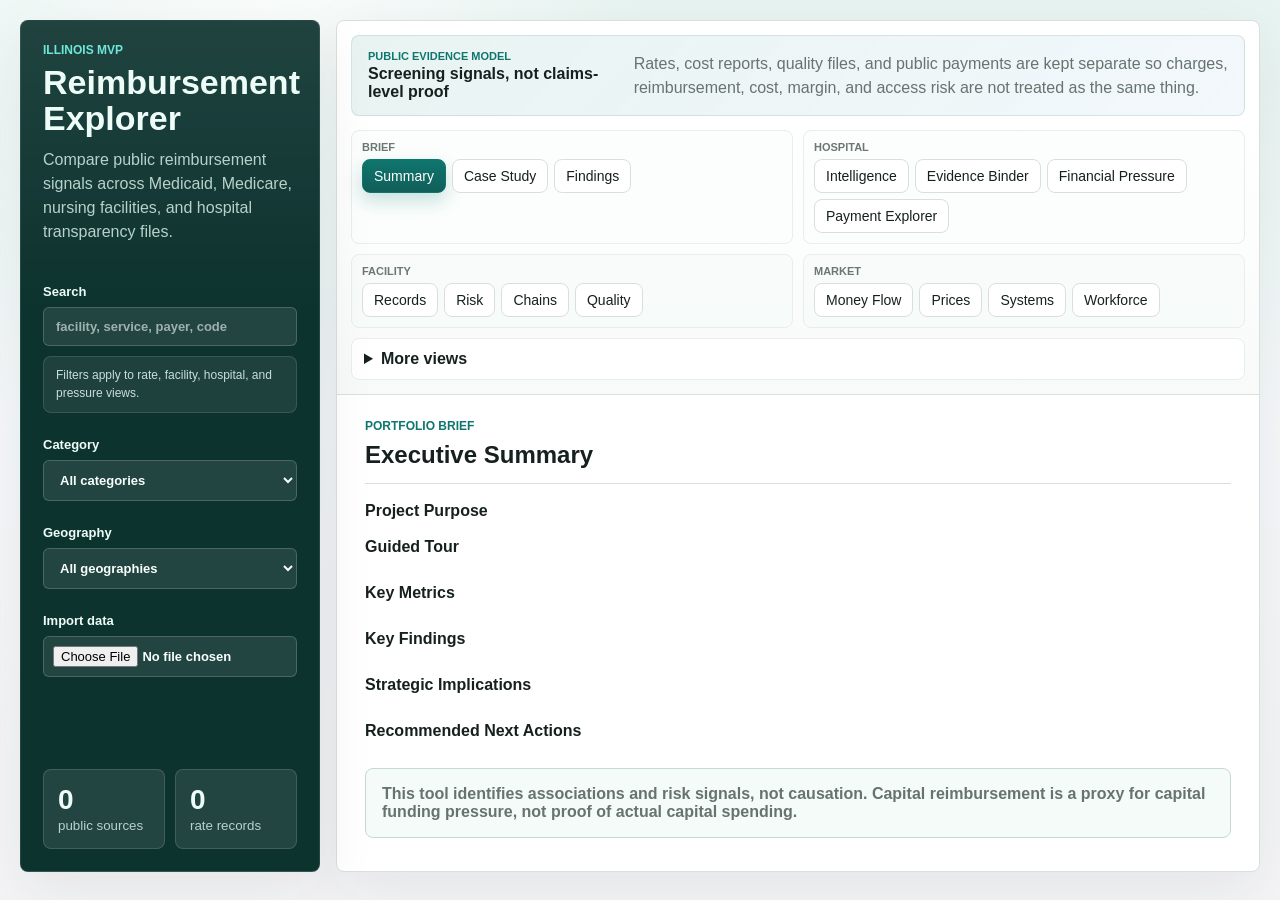
<file: index.html>
<!doctype html>
<html lang="en">
  <head>
    <meta charset="utf-8">
    <meta name="viewport" content="width=device-width, initial-scale=1">
    <title>Illinois Reimbursement Explorer</title>
    <link rel="stylesheet" href="styles.css?v=2026-05-28-hshs-audit-1">
  </head>
  <body>
    <main class="shell">
      <section class="workspace">
        <aside class="sidebar" aria-label="Research controls">
          <div>
            <p class="eyebrow">Illinois MVP</p>
            <h1>Reimbursement Explorer</h1>
            <p class="lede">Compare public reimbursement signals across Medicaid, Medicare, nursing facilities, and hospital transparency files.</p>
          </div>

          <label class="field">
            <span>Search</span>
            <input id="searchInput" type="search" placeholder="facility, service, payer, code">
          </label>
          <p id="filterStatus" class="filter-status">Filters apply to rate, facility, hospital, and pressure views.</p>

          <label class="field">
            <span>Category</span>
            <select id="categorySelect">
              <option value="all">All categories</option>
            </select>
          </label>

          <label class="field">
            <span>Geography</span>
            <select id="tierSelect">
              <option value="all">All geographies</option>
            </select>
          </label>

          <label class="field">
            <span>Import data</span>
            <input id="importInput" type="file" accept=".csv,.json,application/json,text/csv">
          </label>

          <div class="metric-stack">
            <div>
              <span id="sourceCount">0</span>
              <small>public sources</small>
            </div>
            <div>
              <span id="recordCount">0</span>
              <small>rate records</small>
            </div>
          </div>
        </aside>

        <section class="content">
          <section class="evidence-rail" aria-label="Evidence limits">
            <div>
              <span>Public evidence model</span>
              <strong>Screening signals, not claims-level proof</strong>
            </div>
            <p>Rates, cost reports, quality files, and public payments are kept separate so charges, reimbursement, cost, margin, and access risk are not treated as the same thing.</p>
          </section>
          <nav class="tabs" aria-label="Dashboard sections">
            <div class="nav-group nav-group-primary" data-nav-group="brief">
              <span class="nav-group-label">Brief</span>
              <button class="tab active" data-tab="executive" data-nav-group="brief">Summary</button>
              <button class="tab" data-tab="caseStudy" data-nav-group="brief">Case Study</button>
              <button class="tab" data-tab="findings" data-nav-group="brief">Findings</button>
            </div>
            <div class="nav-group nav-group-primary" data-nav-group="hospital">
              <span class="nav-group-label">Hospital</span>
              <button class="tab" data-tab="hospital" data-nav-group="hospital">Intelligence</button>
              <button class="tab" data-tab="binder" data-nav-group="hospital">Evidence Binder</button>
              <button class="tab" data-tab="pressure" data-nav-group="hospital">Financial Pressure</button>
              <button class="tab" data-tab="payment" data-nav-group="hospital">Payment Explorer</button>
            </div>
            <div class="nav-group" data-nav-group="facility">
              <span class="nav-group-label">Facility</span>
              <button class="tab" data-tab="records" data-nav-group="facility">Records</button>
              <button class="tab" data-tab="facilityRisk" data-nav-group="facility">Risk</button>
              <button class="tab" data-tab="chain" data-nav-group="facility">Chains</button>
              <button class="tab" data-tab="quality" data-nav-group="facility">Quality</button>
            </div>
            <div class="nav-group" data-nav-group="market">
              <span class="nav-group-label">Market</span>
              <button class="tab" data-tab="moneyFlow" data-nav-group="market">Money Flow</button>
              <button class="tab" data-tab="priceTransparency" data-nav-group="market">Prices</button>
              <button class="tab" data-tab="systemFinance" data-nav-group="market">Systems</button>
              <button class="tab" data-tab="workforce" data-nav-group="market">Workforce</button>
            </div>
            <details class="nav-more">
              <summary>More views</summary>
              <div class="nav-more-grid">
                <button class="tab" data-tab="audit" data-nav-group="more">Audit Framework</button>
                <button class="tab" data-tab="geography" data-nav-group="more">Geography</button>
                <button class="tab" data-tab="analysis" data-nav-group="more">Analysis</button>
                <button class="tab" data-tab="capital" data-nav-group="more">Capital Equity</button>
                <button class="tab" data-tab="county" data-nav-group="more">County Context</button>
                <button class="tab" data-tab="leaderboard" data-nav-group="more">Leaderboard</button>
                <button class="tab" data-tab="hshsDeepDive" data-nav-group="more">HSHS Deep Dive</button>
                <button class="tab" data-tab="methodology" data-nav-group="more">Methodology</button>
                <button class="tab" data-tab="sources" data-nav-group="more">Sources</button>
                <button class="tab" data-tab="model" data-nav-group="more">Estimate Model</button>
              </div>
            </details>
          </nav>

          <section id="executivePanel" class="panel active" aria-labelledby="executive">
            <div class="panel-head">
              <div>
                <p class="eyebrow">Portfolio brief</p>
                <h2>Executive Summary</h2>
              </div>
            </div>
            <section class="summary-section">
              <h3>Project Purpose</h3>
              <p id="projectPurpose" class="summary-copy"></p>
            </section>
            <section class="summary-section">
              <h3>Guided Tour</h3>
              <div id="guidedTour" class="guided-tour"></div>
            </section>
            <section class="summary-section">
              <h3>Key Metrics</h3>
              <div id="executiveMetricCards" class="executive-metrics"></div>
            </section>
            <section class="summary-section">
              <h3>Key Findings</h3>
              <div id="executiveFindings" class="finding-list"></div>
            </section>
            <section class="summary-section">
              <h3>Strategic Implications</h3>
              <div id="strategicImplications" class="strategy-grid"></div>
            </section>
            <section class="summary-section">
              <h3>Recommended Next Actions</h3>
              <div id="recommendedActions" class="strategy-grid"></div>
            </section>
            <div class="callout muted-callout">
              This tool identifies associations and risk signals, not causation. Capital reimbursement is a proxy for capital funding pressure, not proof of actual capital spending.
            </div>
          </section>

          <section id="caseStudyPanel" class="panel" aria-labelledby="caseStudy">
            <div class="panel-head">
              <div>
                <p class="eyebrow">Portfolio story</p>
                <h2>Case Study</h2>
              </div>
            </div>
            <div class="callout muted-callout">
              This case study explains the project as a healthcare economics, reimbursement intelligence, and disparity analytics portfolio piece. Findings are screening signals and should be validated before operational, financial, or policy decisions.
            </div>
            <section class="summary-section">
              <h3>Flagship Case</h3>
              <div id="flagshipCase" class="flagship-case"></div>
            </section>
            <section class="summary-section">
              <h3>Project Narrative</h3>
              <div id="caseStudyNarrative" class="narrative-box"></div>
            </section>
            <section class="summary-section">
              <h3>Top Insights</h3>
              <div id="caseStudyInsightCards" class="executive-metrics"></div>
            </section>
            <section class="summary-section">
              <h3>Evidence Stack</h3>
              <div id="caseStudyEvidenceRows" class="data-table"></div>
            </section>
            <section class="summary-section">
              <h3>Crosswalk QA</h3>
              <div id="caseStudyCrosswalkRows" class="data-table"></div>
            </section>
            <div class="risk-dashboard-grid">
              <section>
                <h3>Strategic Value</h3>
                <div id="caseStudyValueCards" class="finding-list"></div>
              </section>
              <section>
                <h3>Limitations + Next Steps</h3>
                <div id="caseStudyNextSteps" class="finding-list"></div>
              </section>
            </div>
            <section class="summary-section">
              <h3>Portfolio Blurb</h3>
              <div id="caseStudyPortfolioBlurb" class="narrative-box"></div>
            </section>
          </section>

          <section id="auditPanel" class="panel" aria-labelledby="audit">
            <div class="panel-head">
              <div>
                <p class="eyebrow">Audit spine</p>
                <h2>Healthcare Reimbursement Audit Framework</h2>
              </div>
            </div>
            <section class="summary-section">
              <h3>Guiding Question</h3>
              <p class="summary-copy">How does the healthcare system reimburse facilities, where does public money flow, and what can public data actually prove?</p>
            </section>
            <section class="summary-section">
              <h3>Audit Evidence Map</h3>
              <div id="auditEvidenceMap" class="audit-evidence-map"></div>
            </section>
            <div id="auditPipeline" class="audit-pipeline"></div>
            <section class="summary-section">
              <h3>Evidence Types</h3>
              <div id="evidenceTypeCards" class="evidence-grid"></div>
            </section>
            <section class="summary-section">
              <h3>Data Expansion Queue</h3>
              <div id="sourceRegistryRows" class="source-registry"></div>
            </section>
            <div class="callout muted-callout">
              The goal is compliant reimbursement intelligence: complete documentation, accurate coding, care progression, avoidable-complication prevention, and clear limits on what public data can prove.
            </div>
          </section>

          <section id="moneyFlowPanel" class="panel" aria-labelledby="moneyFlow">
            <div class="panel-head">
              <div>
                <p class="eyebrow">Reported payment flow</p>
                <h2>Medicaid Money Flow</h2>
              </div>
            </div>
            <div class="callout muted-callout">
              HFS provider-level transparency data shows aggregate public payment flow by provider, county, provider type, and service year. It is reported payment evidence, not claim-level detail.
            </div>
            <section class="summary-section">
              <h3>Money Flow Summary</h3>
              <div id="moneyFlowMetricCards" class="executive-metrics"></div>
            </section>
            <div class="money-flow-grid">
              <section>
                <h3>Top Paid Providers</h3>
                <div id="topPaidProviders" class="data-table"></div>
              </section>
              <section>
                <h3>Payments by Provider Type</h3>
                <div id="providerTypePayments" class="data-table"></div>
              </section>
            </div>
            <div class="money-flow-grid">
              <section>
                <h3>Payments by County</h3>
                <div id="countyPayments" class="data-table"></div>
              </section>
              <section>
                <h3>Evidence Limits</h3>
                <div id="moneyFlowLimits" class="finding-list"></div>
              </section>
            </div>
          </section>

          <section id="priceTransparencyPanel" class="panel" aria-labelledby="priceTransparency">
            <div class="panel-head">
              <div>
                <p class="eyebrow">Hospital standard charges</p>
                <h2>Price Transparency Importer</h2>
              </div>
              <button id="queryPriceTransparencyButton" class="button">Query Price Files</button>
            </div>
            <div class="callout muted-callout">
              Hospital machine-readable files can show gross charges, cash prices, and payer negotiated-rate signals. They do not prove actual paid claims, patient responsibility, volume, medical necessity, or Medicaid/Medicare payment when those public programs are excluded.
            </div>
            <p id="priceTransparencyStatus" class="status" aria-live="polite"></p>
            <section class="summary-section">
              <h3>Price File Summary</h3>
              <div id="priceTransparencyMetricCards" class="executive-metrics"></div>
            </section>
            <section class="summary-section">
              <h3>Statewide Coverage</h3>
              <div id="priceTransparencyCoverageCards" class="executive-metrics"></div>
            </section>
            <section class="summary-section">
              <h3>Source Registry</h3>
              <div id="priceTransparencyStatusRows" class="data-table"></div>
            </section>
            <section class="summary-section">
              <h3>Source Files</h3>
              <div id="priceTransparencySourceRows" class="data-table"></div>
            </section>
            <section class="summary-section">
              <h3>Service Basket Coverage</h3>
              <div id="priceTransparencyBasketRows" class="data-table wide"></div>
            </section>
            <section class="summary-section">
              <h3>Normalized Price Rows</h3>
              <div id="priceTransparencyExampleRows" class="data-table wide"></div>
            </section>
            <section class="summary-section">
              <h3>Quality Checks</h3>
              <div id="priceTransparencyQualityRows" class="data-table"></div>
            </section>
            <section class="summary-section">
              <h3>Evidence Limits</h3>
              <div id="priceTransparencyLimitCards" class="finding-list"></div>
            </section>
          </section>

          <section id="findingsPanel" class="panel" aria-labelledby="findings">
            <div class="panel-head">
              <div>
                <p class="eyebrow">Policy brief</p>
                <h2>Executive Findings</h2>
              </div>
            </div>
            <div class="callout muted-callout">
              These findings identify associations and screening signals across reimbursement, CMS quality, and county social context. They do not establish causation.
            </div>
            <section class="summary-section">
              <h3>Export-Ready Summary Cards</h3>
              <div id="policySummaryCards" class="executive-metrics"></div>
            </section>
            <section class="summary-section">
              <h3>Report Narrative</h3>
              <div id="policyNarrative" class="narrative-box"></div>
            </section>
            <section class="summary-section">
              <h3>What This May Suggest</h3>
              <div id="policySuggestionCards" class="finding-list"></div>
            </section>
            <div class="policy-grid">
              <section>
                <h3>High Reimbursement + Low Quality Counties</h3>
                <div id="highReimbursementLowQualityCounties" class="data-table"></div>
              </section>
              <section>
                <h3>Low Reimbursement + High Social Risk</h3>
                <div id="lowReimbursementHighRiskCounties" class="data-table"></div>
              </section>
            </div>
            <div class="policy-grid">
              <section>
                <h3>High Capital + Weak Staffing Facilities</h3>
                <div id="highCapitalWeakStaffingFacilities" class="data-table"></div>
              </section>
              <section>
                <h3>Rural Counties with Limited Facility Coverage</h3>
                <div id="ruralLimitedCoverageCounties" class="data-table"></div>
              </section>
            </div>
          </section>

          <section id="recordsPanel" class="panel" aria-labelledby="records">
            <div class="panel-head">
              <div>
                <p class="eyebrow">Published amounts</p>
                <h2>Starter Dataset</h2>
              </div>
              <button id="exportButton" class="button">Export JSON</button>
            </div>
            <p id="importStatus" class="status" aria-live="polite"></p>
            <div class="summary-grid" aria-label="Filtered reimbursement summary">
              <div>
                <span id="visibleCount">0</span>
                <small>visible records</small>
              </div>
              <div>
                <span id="averageAmount">$0</span>
                <small>average published amount</small>
              </div>
              <div>
                <span id="rangeAmount">$0-$0</span>
                <small>published range</small>
              </div>
            </div>
            <div id="cards" class="cards"></div>
          </section>

          <section id="geographyPanel" class="panel" aria-labelledby="geography">
            <div class="panel-head">
              <div>
                <p class="eyebrow">Disparity lens</p>
                <h2>HSA-Based Rate Comparison</h2>
              </div>
            </div>
            <div id="geographyCommentary" class="callout"></div>
            <div class="comparison-layout">
              <section>
                <h3>Market Tier Comparison</h3>
                <div id="tierRows" class="comparison-list"></div>
              </section>
              <section>
                <h3>Health Service Area Comparison</h3>
                <div id="hsaRows" class="comparison-list"></div>
              </section>
            </div>
          </section>

          <section id="analysisPanel" class="panel" aria-labelledby="analysis">
            <div class="panel-head">
              <div>
                <p class="eyebrow">Rate drivers</p>
                <h2>Component Analysis</h2>
              </div>
            </div>
            <div id="findingList" class="finding-list"></div>
            <div class="analysis-layout">
              <section>
                <h3>Average Rate Components</h3>
                <div id="componentRows" class="component-list"></div>
              </section>
              <section>
                <h3>Highest Published Rates</h3>
                <div id="topFacilities" class="facility-list"></div>
              </section>
              <section>
                <h3>Lowest Published Rates</h3>
                <div id="bottomFacilities" class="facility-list"></div>
              </section>
            </div>
          </section>

          <section id="capitalPanel" class="panel" aria-labelledby="capital">
            <div class="panel-head">
              <div>
                <p class="eyebrow">Capital planning</p>
                <h2>Capital Equity</h2>
              </div>
            </div>
            <div class="callout">
              Illinois HFS nursing facility rates are per-resident-per-day Medicaid reimbursement amounts. The total per diem is made up of nursing, support, and capital components.
            </div>
            <div id="capitalFindingList" class="finding-list"></div>
            <div class="capital-grid">
              <section>
                <h3>Capital by Geography</h3>
                <div id="capitalGeographyRows" class="data-table"></div>
              </section>
              <section>
                <h3>Lowest Capital Rates</h3>
                <div id="lowestCapitalRows" class="data-table"></div>
              </section>
              <section>
                <h3>Highest Capital Rates</h3>
                <div id="highestCapitalRows" class="data-table"></div>
              </section>
            </div>
            <section class="watchlist-section">
              <h3>Infrastructure Risk Watchlist</h3>
              <p class="status">Bottom 20% of facilities by capital reimbursement within the current filters.</p>
              <div id="capitalWatchlistRows" class="data-table wide"></div>
            </section>
            <div class="callout muted-callout">
              Capital rate is not the same as actual capital spending. It is a reimbursement component and should be interpreted as a proxy for capital funding pressure, not proof of facility investment decisions.
            </div>
          </section>

          <section id="qualityPanel" class="panel" aria-labelledby="quality">
            <div class="panel-head">
              <div>
                <p class="eyebrow">Care Compare</p>
                <h2>Quality Correlation</h2>
              </div>
            </div>
            <div class="callout muted-callout">
              CMS Care Compare quality ratings are matched to HFS facility rates by facility name and city. Findings show associations only and require further validation before drawing causal conclusions.
            </div>
            <div id="qualityFindingList" class="finding-list"></div>
            <section class="summary-section">
              <h3>Trend Readiness</h3>
              <div id="qualityTrendReadiness" class="data-table"></div>
            </section>
            <div class="quality-grid">
              <section>
                <h3>Total Rate by Overall Rating</h3>
                <div id="overallRatingRows" class="data-table"></div>
              </section>
              <section>
                <h3>Capital Rate by Staffing Rating</h3>
                <div id="staffingRatingRows" class="data-table"></div>
              </section>
            </div>
            <div class="quality-grid">
              <section>
                <h3>Low Capital + Low Staffing</h3>
                <div id="lowCapitalLowStaffingRows" class="data-table"></div>
              </section>
              <section>
                <h3>High Reimbursement + Low Quality</h3>
                <div id="highRateLowQualityRows" class="data-table"></div>
              </section>
            </div>
          </section>

          <section id="countyPanel" class="panel" aria-labelledby="county">
            <div class="panel-head">
              <div>
                <p class="eyebrow">Disparity context</p>
                <h2>County Context</h2>
              </div>
            </div>
            <div class="callout muted-callout">
              County-level social data provides context only and does not prove that reimbursement causes quality or access differences. Poverty uses County Health Rankings' child poverty measure as the county poverty proxy.
            </div>
            <div id="countyFindingList" class="finding-list"></div>
            <section class="summary-section">
              <h3>Look-Closer Counties</h3>
              <div id="countyPriorityCards" class="county-priority-grid"></div>
            </section>
            <section class="summary-section">
              <h3>County Drilldown</h3>
              <div id="countyDrilldown" class="county-drilldown"></div>
            </section>
            <section class="summary-section">
              <h3>County Summary</h3>
              <div id="countySummaryRows" class="data-table wide"></div>
            </section>
            <section class="summary-section">
              <h3>Disparity Risk Flags</h3>
              <div id="countyRiskRows" class="data-table wide"></div>
            </section>
          </section>

          <section id="facilityRiskPanel" class="panel" aria-labelledby="facilityRisk">
            <div class="panel-head">
              <div>
                <p class="eyebrow">Risk intelligence</p>
                <h2>Facility Risk</h2>
              </div>
            </div>
            <div class="callout muted-callout">
              This is exploratory analytics. Facility Risk Score identifies patterns and associations that may indicate infrastructure pressure, staffing vulnerability, or disparity risk. It does not prove causation, financial instability, or unsafe care.
            </div>
            <div class="risk-filter-grid">
              <label class="field">
                <span>Risk level</span>
                <select id="riskLevelSelect">
                  <option value="all">All risk levels</option>
                </select>
              </label>
              <label class="field">
                <span>Ownership</span>
                <select id="ownershipSelect">
                  <option value="all">All ownership types</option>
                </select>
              </label>
              <label class="field">
                <span>Staffing rating</span>
                <select id="staffingRatingSelect">
                  <option value="all">All staffing ratings</option>
                </select>
              </label>
            </div>
            <div id="riskInsightCards" class="finding-list"></div>
            <div class="risk-dashboard-grid">
              <section>
                <h3>Illinois Facility Risk Map</h3>
                <div id="illinoisRiskMap" class="map-panel"></div>
              </section>
              <section>
                <h3>Facility Drilldown</h3>
                <div id="facilityDrilldown" class="drilldown-card"></div>
              </section>
            </div>
            <div class="risk-dashboard-grid">
              <section>
                <h3>Top 25 Highest-Risk Facilities</h3>
                <div id="topRiskFacilities" class="data-table"></div>
              </section>
              <section>
                <h3>Risk Distribution</h3>
                <div id="riskDistribution" class="component-list"></div>
                <h3>Risk Breakdown</h3>
                <div id="riskBreakdown" class="component-list"></div>
              </section>
            </div>
            <div class="risk-dashboard-grid">
              <section>
                <h3>Highest-Risk Counties</h3>
                <div id="highestRiskCounties" class="data-table"></div>
              </section>
              <section>
                <h3>Average Risk by Geography</h3>
                <div id="riskByGeography" class="data-table"></div>
              </section>
            </div>
            <div class="risk-dashboard-grid">
              <section>
                <h3>Risk vs Reimbursement</h3>
                <div id="riskReimbursementScatter" class="scatter-panel"></div>
              </section>
              <section>
                <h3>Risk vs Staffing</h3>
                <div id="riskStaffingScatter" class="scatter-panel"></div>
              </section>
            </div>
          </section>

          <section id="chainPanel" class="panel" aria-labelledby="chain">
            <div class="panel-head">
              <div>
                <p class="eyebrow">Operator intelligence</p>
                <h2>Chain Analytics</h2>
              </div>
            </div>
            <div class="callout muted-callout">
              Chain analytics use CMS Care Compare chain fields where available. These are portfolio screening signals only and should be validated against current ownership, management agreements, leases, cost reports, and facility-level diligence.
            </div>
            <section class="summary-section">
              <h3>Operator Risk Signals</h3>
              <div id="chainInsightCards" class="finding-list"></div>
            </section>
            <div class="risk-dashboard-grid">
              <section>
                <h3>Highest-Risk Chains / Operators</h3>
                <div id="chainSummaryRows" class="data-table"></div>
              </section>
              <section>
                <h3>Selected Operator Profile</h3>
                <div id="chainDrilldown" class="drilldown-card"></div>
              </section>
            </div>
            <div class="risk-dashboard-grid">
              <section>
                <h3>Operator Watchlist</h3>
                <div id="chainWatchlistRows" class="data-table"></div>
              </section>
              <section>
                <h3>Facilities in Selected Operator</h3>
                <div id="chainFacilityRows" class="data-table"></div>
              </section>
            </div>
          </section>

          <section id="hospitalPanel" class="panel" aria-labelledby="hospital">
            <div class="panel-head">
              <div>
                <p class="eyebrow">Hospital expansion</p>
                <h2>Hospital Intelligence</h2>
              </div>
            </div>
            <div class="callout muted-callout">
              Hospital Intelligence starts with CMS Hospital General Information for Illinois, linked 2026 HFS hospital rate sheet PDFs, and parsed HFS payment parameters. It identifies access, quality, ownership, county-context, and reimbursement signals while claim-level payment modeling and hospital price transparency remain next data layers.
            </div>
            <section class="summary-section">
              <h3>Hospital Market Signals</h3>
              <div id="hospitalInsightCards" class="finding-list"></div>
            </section>
            <section class="summary-section">
              <h3>Key Hospital Metrics</h3>
              <div id="hospitalMetricCards" class="executive-metrics"></div>
            </section>
            <div class="risk-dashboard-grid">
              <section>
                <h3>Hospital Access by County</h3>
                <div id="hospitalCountyRows" class="data-table"></div>
              </section>
              <section>
                <h3>Selected Hospital Profile</h3>
                <div id="hospitalDrilldown" class="drilldown-card"></div>
              </section>
            </div>
            <div class="risk-dashboard-grid">
              <section>
                <h3>Low Rating + Social Risk Watchlist</h3>
                <div id="hospitalRiskRows" class="data-table"></div>
              </section>
              <section>
                <h3>Parsed HFS Rate Values</h3>
                <div id="hospitalRateValueRows" class="data-table"></div>
              </section>
            </div>
            <div class="risk-dashboard-grid">
              <section>
                <h3>Hospital Expansion Roadmap</h3>
                <div id="hospitalRoadmapCards" class="finding-list"></div>
              </section>
            </div>
          </section>

          <section id="leaderboardPanel" class="panel" aria-labelledby="leaderboard">
            <div class="panel-head">
              <div>
                <p class="eyebrow">Statewide comparison</p>
                <h2>Hospital Leaderboard</h2>
              </div>
            </div>
            <div class="callout muted-callout">
              This leaderboard ranks hospitals by current public evidence in the app. It is an explainable screening tool, not an official quality, finance, or reimbursement ranking.
            </div>
            <section class="summary-section">
              <h3>Leaderboard Signals</h3>
              <div id="leaderboardMetricCards" class="executive-metrics"></div>
            </section>
            <section class="summary-section">
              <h3>Top Hospitals By Current Evidence</h3>
              <div id="leaderboardRows" class="data-table wide"></div>
            </section>
            <div class="risk-dashboard-grid">
              <section>
                <h3>Selected Hospital Score</h3>
                <div id="leaderboardDrilldown" class="drilldown-card"></div>
              </section>
              <section>
                <h3>How The Score Works</h3>
                <div id="leaderboardMethodology" class="finding-list compact-findings"></div>
              </section>
            </div>
          </section>

          <section id="binderPanel" class="panel" aria-labelledby="binder">
            <div class="panel-head">
              <div>
                <p class="eyebrow">Facility proof file</p>
                <h2>Facility Evidence Binder</h2>
              </div>
            </div>
            <div class="callout muted-callout">
              This page keeps price, public payment, cost economics, system financials, and clinical reimbursement logic separate. It is built to answer what public data can prove without treating charges, payment, cost, and margin as the same thing.
            </div>
            <section class="summary-section">
              <h3>Binder Snapshot</h3>
              <div id="binderSnapshotCards" class="executive-metrics"></div>
            </section>
            <section class="summary-section">
              <h3>Evidence Stack</h3>
              <div id="binderEvidenceStack" class="binder-stack"></div>
            </section>
            <section class="summary-section">
              <h3>Evidence Completeness</h3>
              <div id="binderEvidenceCompleteness" class="executive-metrics"></div>
            </section>
            <section class="summary-section">
              <h3>Hospital Peer Comparison</h3>
              <div id="binderPeerFindings" class="finding-list compact-findings"></div>
              <div id="binderPeerRows" class="data-table wide"></div>
            </section>
            <section class="summary-section">
              <h3>Service Basket Comparison</h3>
              <div class="callout muted-callout">
                Price rows are posted charge/rate signals. They are useful for comparing public price files, but they do not prove paid claims, cost, margin, payer mix, denials, or patient responsibility.
              </div>
              <div id="binderPriceBasketRows" class="data-table wide"></div>
            </section>
            <section class="summary-section">
              <h3>Payer / Rate Spread</h3>
              <div id="binderPayerSpreadRows" class="data-table wide"></div>
            </section>
            <div class="risk-dashboard-grid">
              <section>
                <h3>Normalized Price Rows</h3>
                <div id="binderServiceExamples" class="data-table wide"></div>
              </section>
              <section>
                <h3>Public Payment Rows</h3>
                <div id="binderPaymentRows" class="data-table"></div>
              </section>
            </div>
            <section class="summary-section">
              <h3>Cost Report Economics</h3>
              <div id="binderCostReportRows" class="cost-report-grid"></div>
            </section>
            <section class="summary-section">
              <h3>Why Can It Still Operate?</h3>
              <div id="binderOperatingContext" class="operating-context"></div>
            </section>
            <section class="summary-section">
              <h3>Benchmark Scorecard Bridge</h3>
              <div id="binderBenchmarkRows" class="benchmark-scorecard"></div>
            </section>
            <div class="risk-dashboard-grid">
              <section>
                <h3>Clinical Logic Workbench</h3>
                <div id="binderClinicalWorkbench" class="finding-list"></div>
              </section>
              <section>
                <h3>Next Proof Tasks</h3>
                <div id="binderProofTasks" class="finding-list"></div>
              </section>
            </div>
          </section>

          <section id="paymentPanel" class="panel" aria-labelledby="payment">
            <div class="panel-head">
              <div>
                <p class="eyebrow">Payment analytics</p>
                <h2>Hospital Payment Explorer</h2>
              </div>
            </div>
            <div class="callout muted-callout">
              Explore parsed Illinois HFS hospital rate-sheet parameters by hospital. These values are reimbursement inputs for analysis, not guaranteed payment amounts or patient bills.
            </div>
            <section class="summary-section">
              <h3>Payment Explorer Findings</h3>
              <div id="paymentExplorerFindings" class="finding-list"></div>
            </section>
            <section class="summary-section">
              <h3>Selected Hospital Comparison</h3>
              <div id="paymentComparisonCards" class="executive-metrics"></div>
            </section>
            <div class="risk-dashboard-grid">
              <section>
                <h3>Hospitals with Parsed HFS Payments</h3>
                <div id="paymentHospitalRows" class="data-table"></div>
              </section>
              <section>
                <h3>Selected Payment Profile</h3>
                <div id="paymentDrilldown" class="drilldown-card"></div>
              </section>
            </div>
            <div class="risk-dashboard-grid">
              <section>
                <h3>Peer Group Benchmarks</h3>
                <div id="paymentPeerRows" class="data-table"></div>
              </section>
              <section>
                <h3>Payment Field Dictionary</h3>
                <div id="paymentDictionaryRows" class="data-table"></div>
              </section>
            </div>
          </section>

          <section id="pressurePanel" class="panel" aria-labelledby="pressure">
            <div class="panel-head">
              <div>
                <p class="eyebrow">Operating reality</p>
                <h2>Financial Pressure + Service Scenarios</h2>
              </div>
            </div>
            <div class="callout muted-callout">
              This tab combines HCRIS cost-report economics, public Medicaid payment flow, HFS hospital rate parameters, county context, quality signals, and workforce observations. It identifies pressure indicators and scenario questions, not confirmed distress or service-line profitability.
            </div>
            <section class="summary-section">
              <h3>Pressure Signal Summary</h3>
              <div id="pressureMetricCards" class="executive-metrics"></div>
            </section>
            <section class="summary-section">
              <h3>Safety-Net Operating Pressure</h3>
              <div class="callout muted-callout">
                This view translates the safety-net hospital budgeting problem into public-data indicators: public payer
                mix, thin operating margin, labor cost pressure, uncompensated care, liquidity, and realistic discharge
                support needs. It identifies operating pressure signals, not confirmed distress or management failure.
              </div>
              <div id="safetyNetMetricCards" class="executive-metrics"></div>
              <div id="safetyNetFindingCards" class="finding-list"></div>
            </section>
            <section class="summary-section">
              <h3>What To Investigate</h3>
              <div id="pressureFindingCards" class="finding-list"></div>
            </section>
            <div class="risk-dashboard-grid">
              <section>
                <h3>Highest Public Pressure Signals</h3>
                <div id="pressureHospitalRows" class="data-table"></div>
              </section>
              <section>
                <h3>Selected Hospital Pressure Profile</h3>
                <div id="pressureDrilldown" class="drilldown-card"></div>
              </section>
            </div>
            <section class="summary-section">
              <h3>Safety-Net Watchlist</h3>
              <div id="safetyNetHospitalRows" class="data-table wide"></div>
            </section>
            <section class="summary-section">
              <h3>Why Can It Still Operate?</h3>
              <div id="pressureOperatingContext" class="operating-context"></div>
            </section>
            <div class="risk-dashboard-grid">
              <section>
                <h3>Service-Line Scenarios To Model</h3>
                <div id="pressureScenarioCards" class="scenario-grid"></div>
              </section>
              <section>
                <h3>Evidence Needed Next</h3>
                <div id="pressureEvidenceRows" class="data-table"></div>
              </section>
            </div>
          </section>

          <section id="methodologyPanel" class="panel" aria-labelledby="methodology">
            <div class="panel-head">
              <div>
                <p class="eyebrow">Data governance</p>
                <h2>Data Coverage + Methodology</h2>
              </div>
            </div>
            <div class="callout muted-callout">
              This page documents what the dashboard can support today, where the data is incomplete, and how to interpret risk and reimbursement signals without overclaiming causation.
            </div>
            <section class="summary-section">
              <h3>Dataset Coverage</h3>
              <div id="coverageMetricCards" class="executive-metrics"></div>
            </section>
            <section class="summary-section">
              <h3>Coverage by Layer</h3>
              <div id="coverageRows" class="data-table"></div>
            </section>
            <div class="risk-dashboard-grid">
              <section>
                <h3>Methodology Notes</h3>
                <div id="methodologyNotes" class="finding-list"></div>
              </section>
              <section>
                <h3>Known Data Gaps</h3>
                <div id="dataGapRows" class="data-table"></div>
              </section>
            </div>
            <section class="summary-section">
              <h3>Recommended Next Data Layers</h3>
              <div id="nextLayerCards" class="finding-list"></div>
            </section>
          </section>

          <section id="workforcePanel" class="panel" aria-labelledby="workforce">
            <div class="panel-head">
              <div>
                <p class="eyebrow">Labor market signal</p>
                <h2>Workforce Demand</h2>
              </div>
              <button id="refreshCareersButton" class="button">Query Careers Data</button>
            </div>
            <div class="callout muted-callout">
              Careers pages and job-opening counts are operating context. They can suggest workforce demand or staffing pressure, but they do not prove vacancy rate, turnover, unsafe staffing, or budgeted headcount.
            </div>
            <p id="careersStatus" class="status" aria-live="polite"></p>
            <section class="summary-section">
              <h3>Workforce Signal Summary</h3>
              <div id="careersMetricCards" class="executive-metrics"></div>
            </section>
            <section class="summary-section">
              <h3>Market Landscape</h3>
              <div id="careerLandscape" class="workforce-landscape"></div>
            </section>
            <section class="summary-section">
              <h3>Compensation & Pay Signals</h3>
              <div id="compensationMetricCards" class="executive-metrics"></div>
            </section>
            <section class="summary-section">
              <h3>Knoxville Emergency Medicine Pay Snapshot</h3>
              <div class="callout muted-callout">
                Knoxville emergency medicine physician pay is shown as a market benchmark only. It is not tied to
                Illinois facility reimbursement and does not prove what any individual physician, hospital, or staffing
                group actually earns or pays.
              </div>
              <div id="knoxvilleEmPayCards" class="executive-metrics"></div>
              <div id="knoxvilleEmPayRows" class="data-table wide"></div>
            </section>
            <section class="summary-section">
              <h3>HCRIS Payroll Signal</h3>
              <div id="wageSignalRows" class="data-table wide"></div>
            </section>
            <section class="summary-section">
              <h3>Public Pay Data Sources</h3>
              <div id="paySourceRows" class="data-table"></div>
            </section>
            <div class="risk-dashboard-grid">
              <section class="summary-section">
                <h3>Posted Pay Range Capture</h3>
                <div id="payRangeRows" class="data-table wide"></div>
              </section>
              <section class="summary-section">
                <h3>Selected Facility Compensation Profile</h3>
                <div id="compensationDrilldown" class="drilldown-card"></div>
              </section>
            </div>
            <section class="summary-section">
              <h3>Facility Careers Observations</h3>
              <div id="careersRows" class="data-table wide"></div>
            </section>
            <section class="summary-section">
              <h3>Selected Facility Roles</h3>
              <div id="careerDrilldown" class="drilldown-card"></div>
            </section>
          </section>

          <section id="systemFinancePanel" class="panel" aria-labelledby="systemFinance">
            <div class="panel-head">
              <div>
                <p class="eyebrow">System capacity layer</p>
                <h2>System Financial Deep Dive</h2>
              </div>
            </div>
            <div class="callout muted-callout">
              This page compares facility HCRIS stress against parent-system financial capacity. It helps ask whether a weak facility has system revenue scale, liquidity, debt capacity, community mission context, or strategic access reasons that could keep it operating.
            </div>
            <section class="summary-section">
              <h3>System Capacity Summary</h3>
              <div id="systemFinanceMetricCards" class="executive-metrics"></div>
            </section>
            <section class="summary-section">
              <h3>Health System Registry</h3>
              <div id="systemFinanceRows" class="data-table wide"></div>
            </section>
            <section class="summary-section">
              <h3>Selected System Detail</h3>
              <div id="systemFinanceDetail" class="system-finance-detail"></div>
            </section>
            <section class="summary-section">
              <h3>Facility vs System</h3>
              <div id="systemFinanceHospitalRows" class="data-table wide"></div>
            </section>
            <section class="summary-section">
              <h3>Missing Before Distress Claim</h3>
              <div id="systemFinanceEvidenceGaps" class="finding-list"></div>
            </section>
            <section class="summary-section">
              <h3>Capacity Evidence Extraction Queue</h3>
              <div id="systemFinanceExtractionRows" class="data-table wide"></div>
            </section>
          </section>

          <section id="hshsDeepDivePanel" class="panel" aria-labelledby="hshsDeepDive">
            <div class="panel-head">
              <div>
                <p class="eyebrow">HSHS focused audit</p>
                <h2>Hospital Sisters Health System Deep Dive</h2>
              </div>
            </div>
            <div class="callout muted-callout">
              This page keeps HSHS system evidence, Illinois facility HCRIS rows, public payment/price evidence, and missing proof items separated. It is designed to answer whether a weak facility signal is also a weak system signal, or whether system capacity, access role, mission, liquidity, debt, or payer mix still need validation.
            </div>
            <section class="summary-section">
              <h3>HSHS Audit Snapshot</h3>
              <div id="hshsMetricCards" class="executive-metrics"></div>
            </section>
            <div class="hshs-deep-dive-grid">
              <section>
                <h3>What Public Data Says Now</h3>
                <div id="hshsNarrativeCards" class="finding-list compact-findings"></div>
              </section>
              <section>
                <h3>Can It Still Operate?</h3>
                <div id="hshsContinuityCards" class="operating-context"></div>
              </section>
            </div>
            <section class="summary-section">
              <h3>Illinois HSHS Hospitals</h3>
              <div id="hshsHospitalRows" class="data-table wide"></div>
            </section>
            <section class="summary-section">
              <h3>Proof Queue</h3>
              <div id="hshsProofQueue" class="data-table wide"></div>
            </section>
            <section class="summary-section">
              <h3>Source Trail</h3>
              <div id="hshsSourceRows" class="data-table wide"></div>
            </section>
          </section>

          <section id="sourcesPanel" class="panel" aria-labelledby="sources">
            <div class="panel-head">
              <div>
                <p class="eyebrow">Research map</p>
                <h2>Public Data Sources</h2>
              </div>
            </div>
            <section class="summary-section">
              <h3>System Financials Registry</h3>
              <div id="systemFinancialMetricCards" class="executive-metrics"></div>
              <div id="systemFinancialFactCards" class="executive-metrics"></div>
              <div id="systemFinancialFactRows" class="data-table wide"></div>
              <div id="systemFinancialRows" class="data-table wide"></div>
            </section>
            <section class="summary-section">
              <h3>Core Source List</h3>
            </section>
            <div id="sources" class="source-list"></div>
          </section>

          <section id="modelPanel" class="panel" aria-labelledby="model">
            <div class="panel-head">
              <div>
                <p class="eyebrow">How estimates should work</p>
                <h2>Reimbursement Logic</h2>
              </div>
            </div>
            <div class="model-grid">
              <article>
                <h3>Professional claim</h3>
                <p>Use CPT or HCPCS code, payer, provider type, modifier, locality, and fee schedule effective date.</p>
              </article>
              <article>
                <h3>Hospital outpatient</h3>
                <p>Use CPT/HCPCS, revenue code, APC/EAPG logic where available, drug J-code or NDC, and facility setting.</p>
              </article>
              <article>
                <h3>Hospital inpatient</h3>
                <p>Use diagnosis, procedures, APR-DRG or MS-DRG, length of stay, wage index, add-ons, and facility-specific policy.</p>
              </article>
              <article>
                <h3>Nursing facility</h3>
                <p>Use facility-level per diem rate, effective date, care category, Medicaid utilization, staffing add-ons, and quality incentives.</p>
              </article>
            </div>
            <div class="callout">
              Actual patient responsibility needs benefit design data, including deductible, coinsurance, copay, network status, and prior authorization rules.
            </div>
          </section>
        </section>
      </section>
    </main>
    <script src="app.js?v=2026-06-02-safety-net-pressure"></script>
  </body>
</html>
</file>
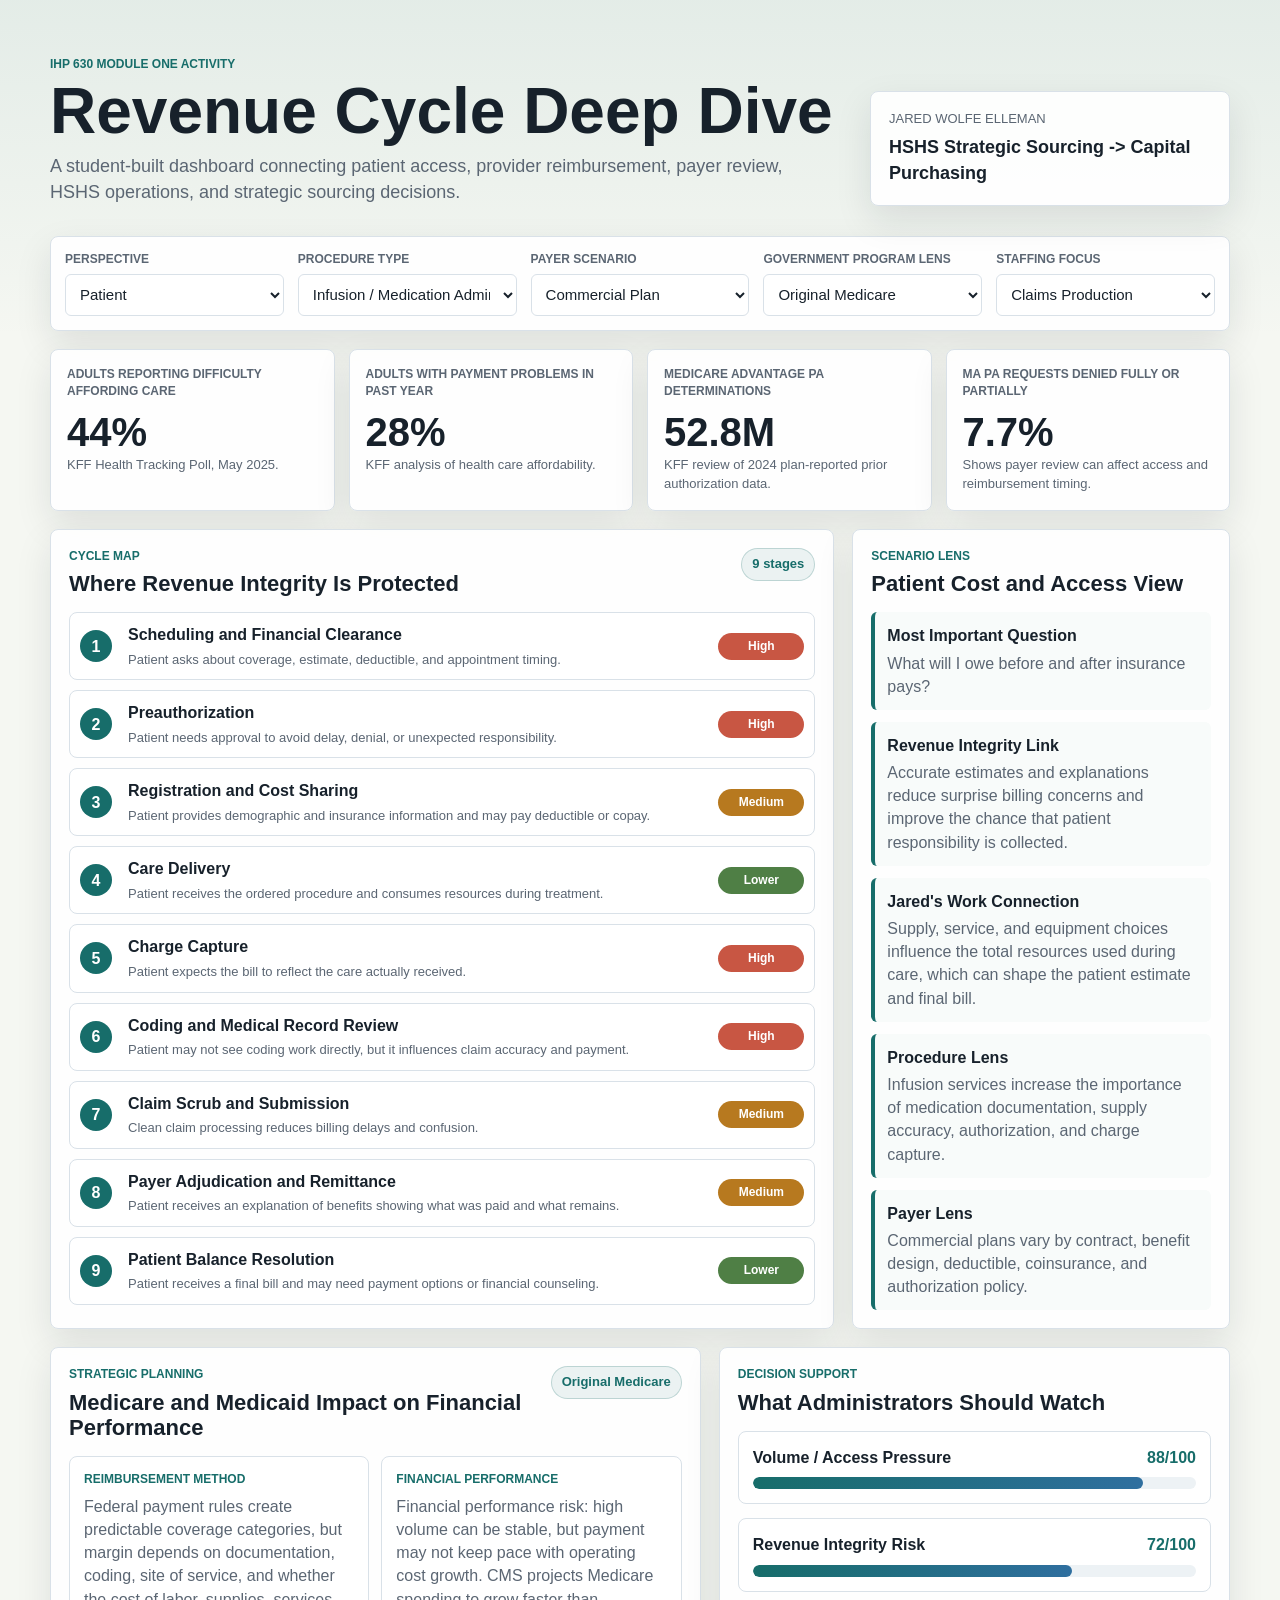
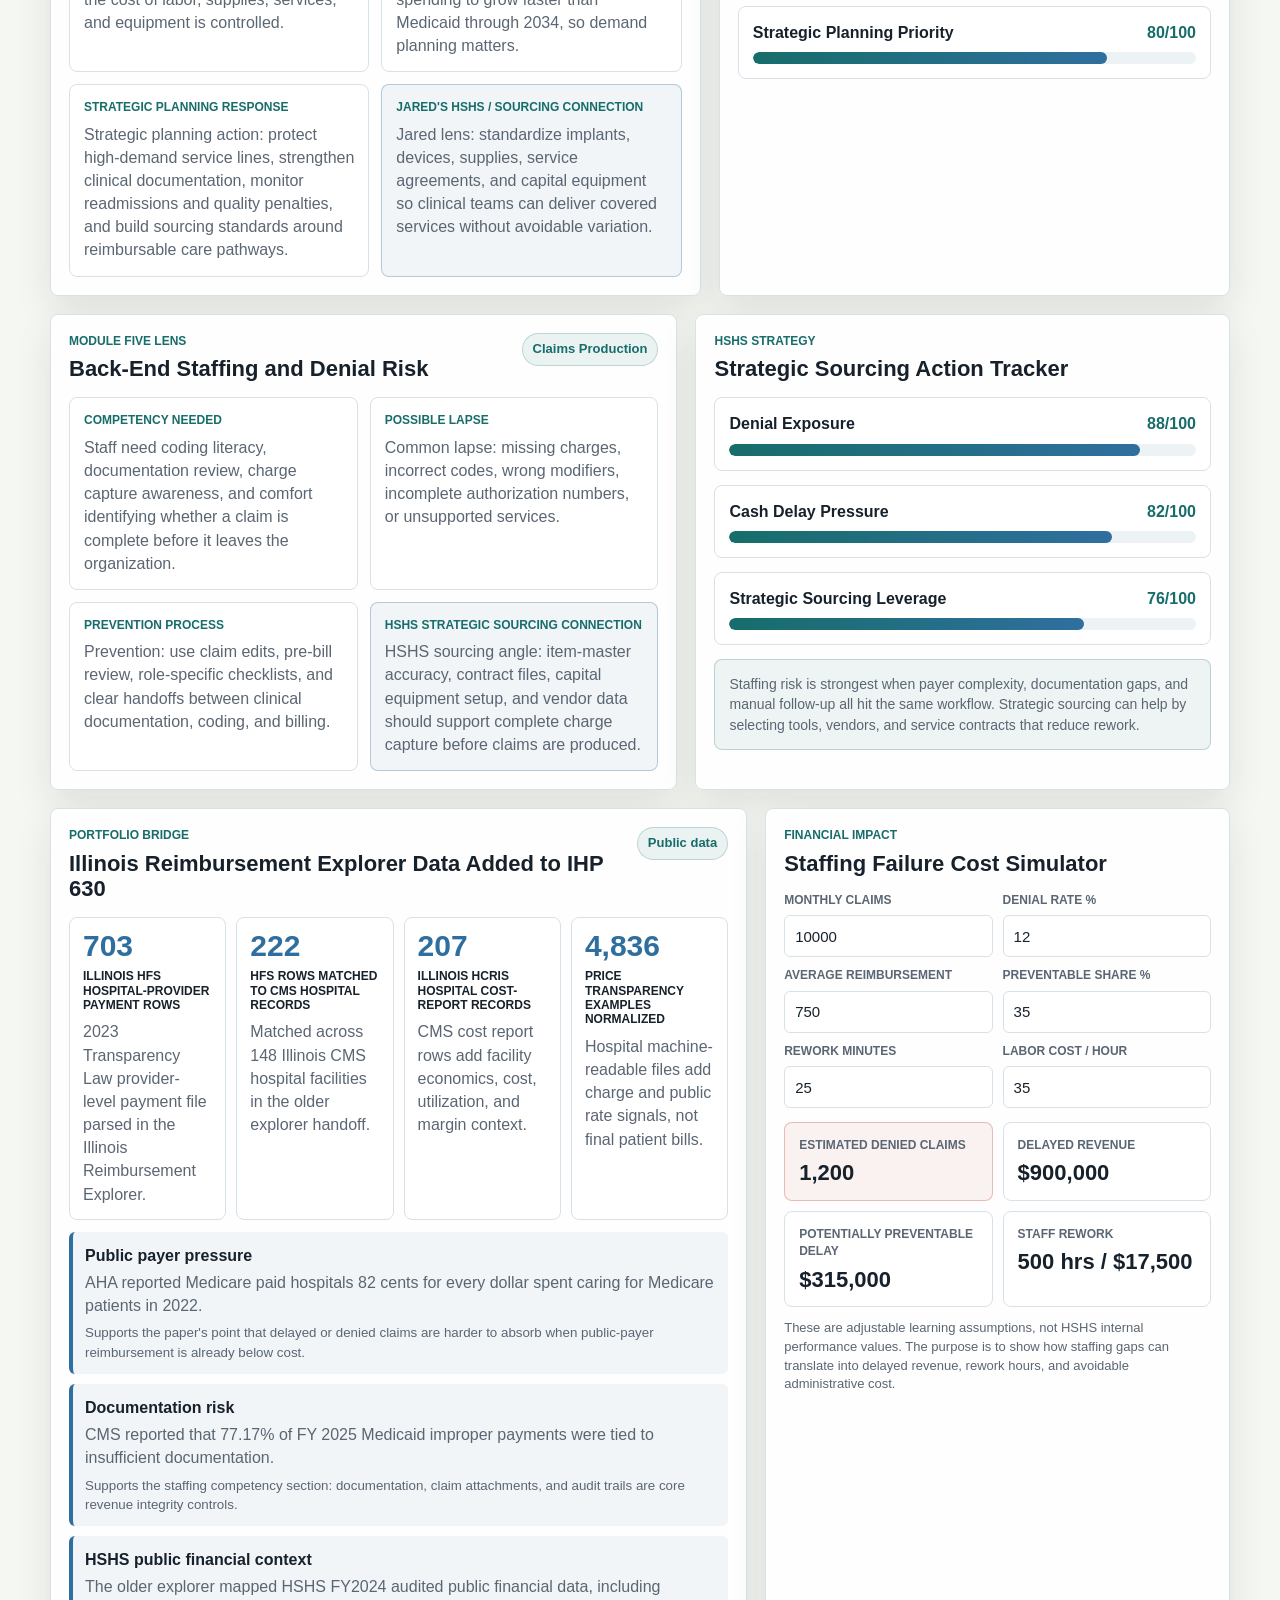
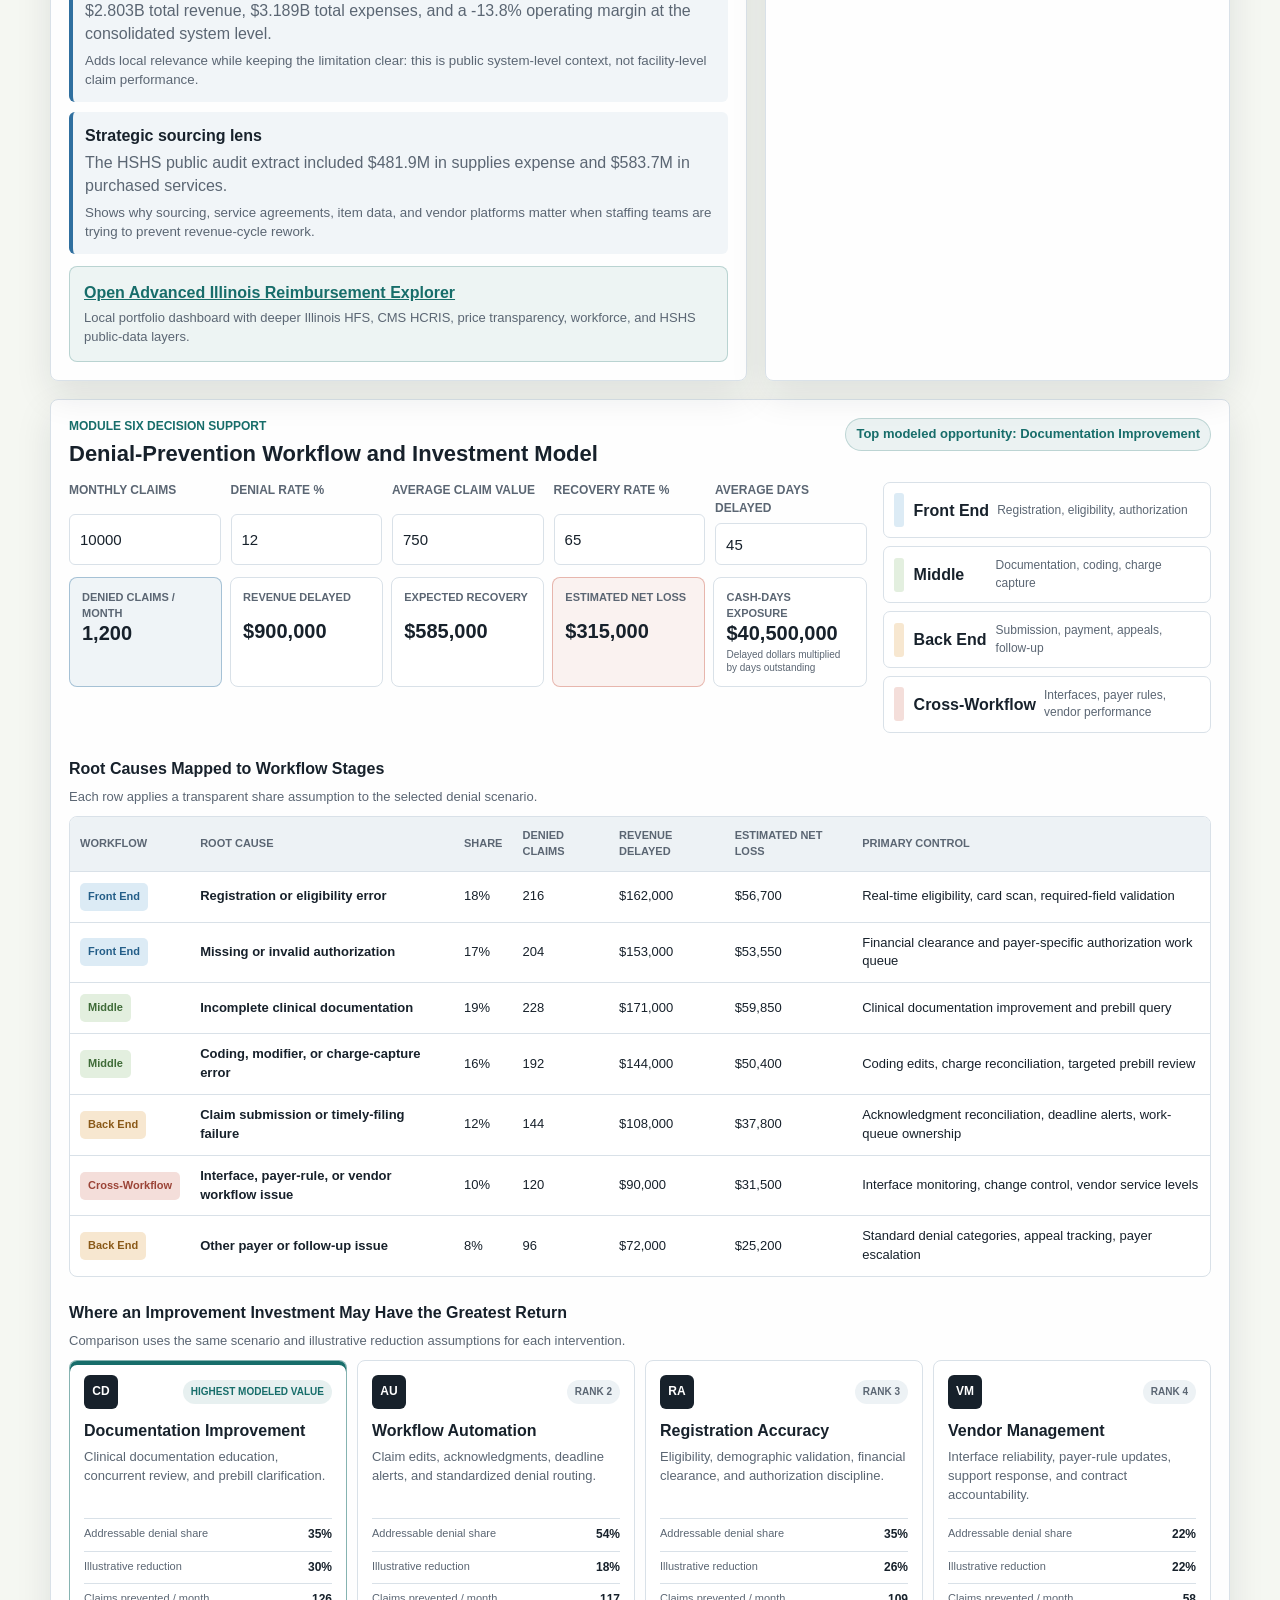
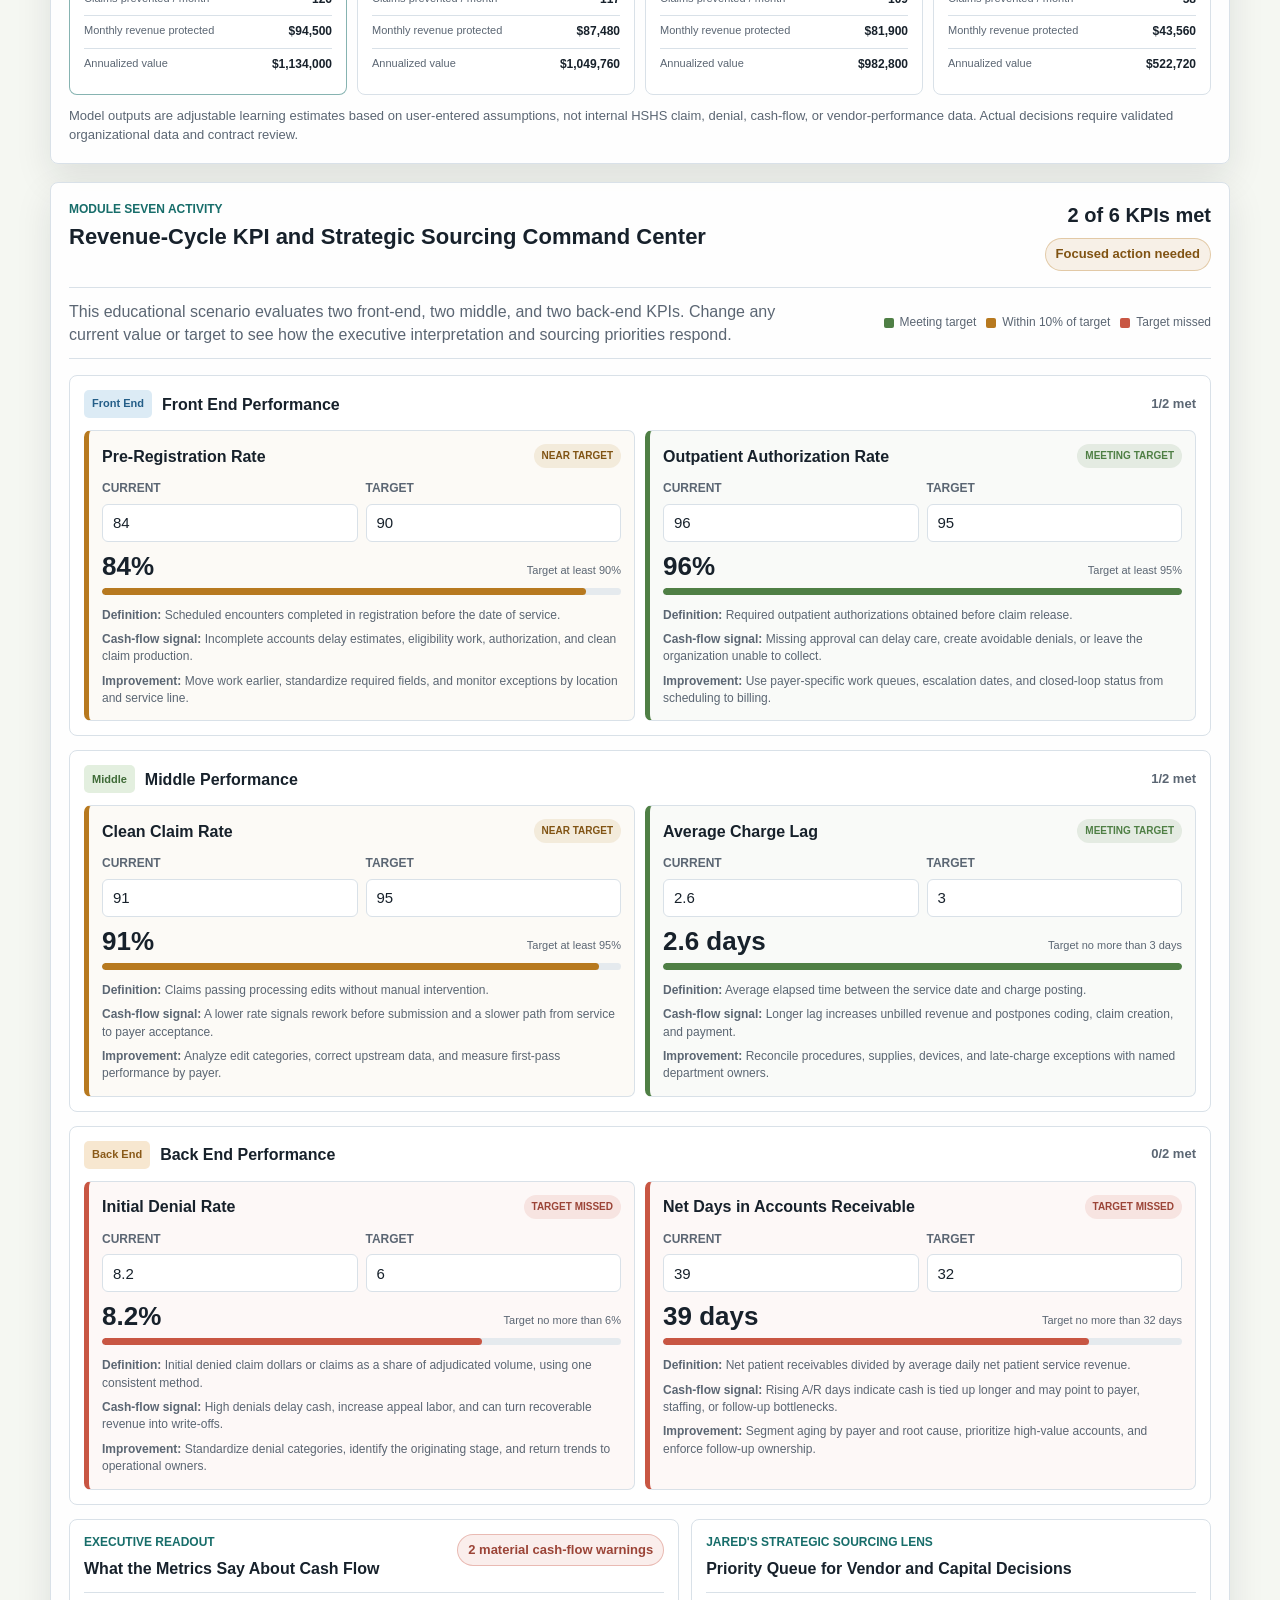
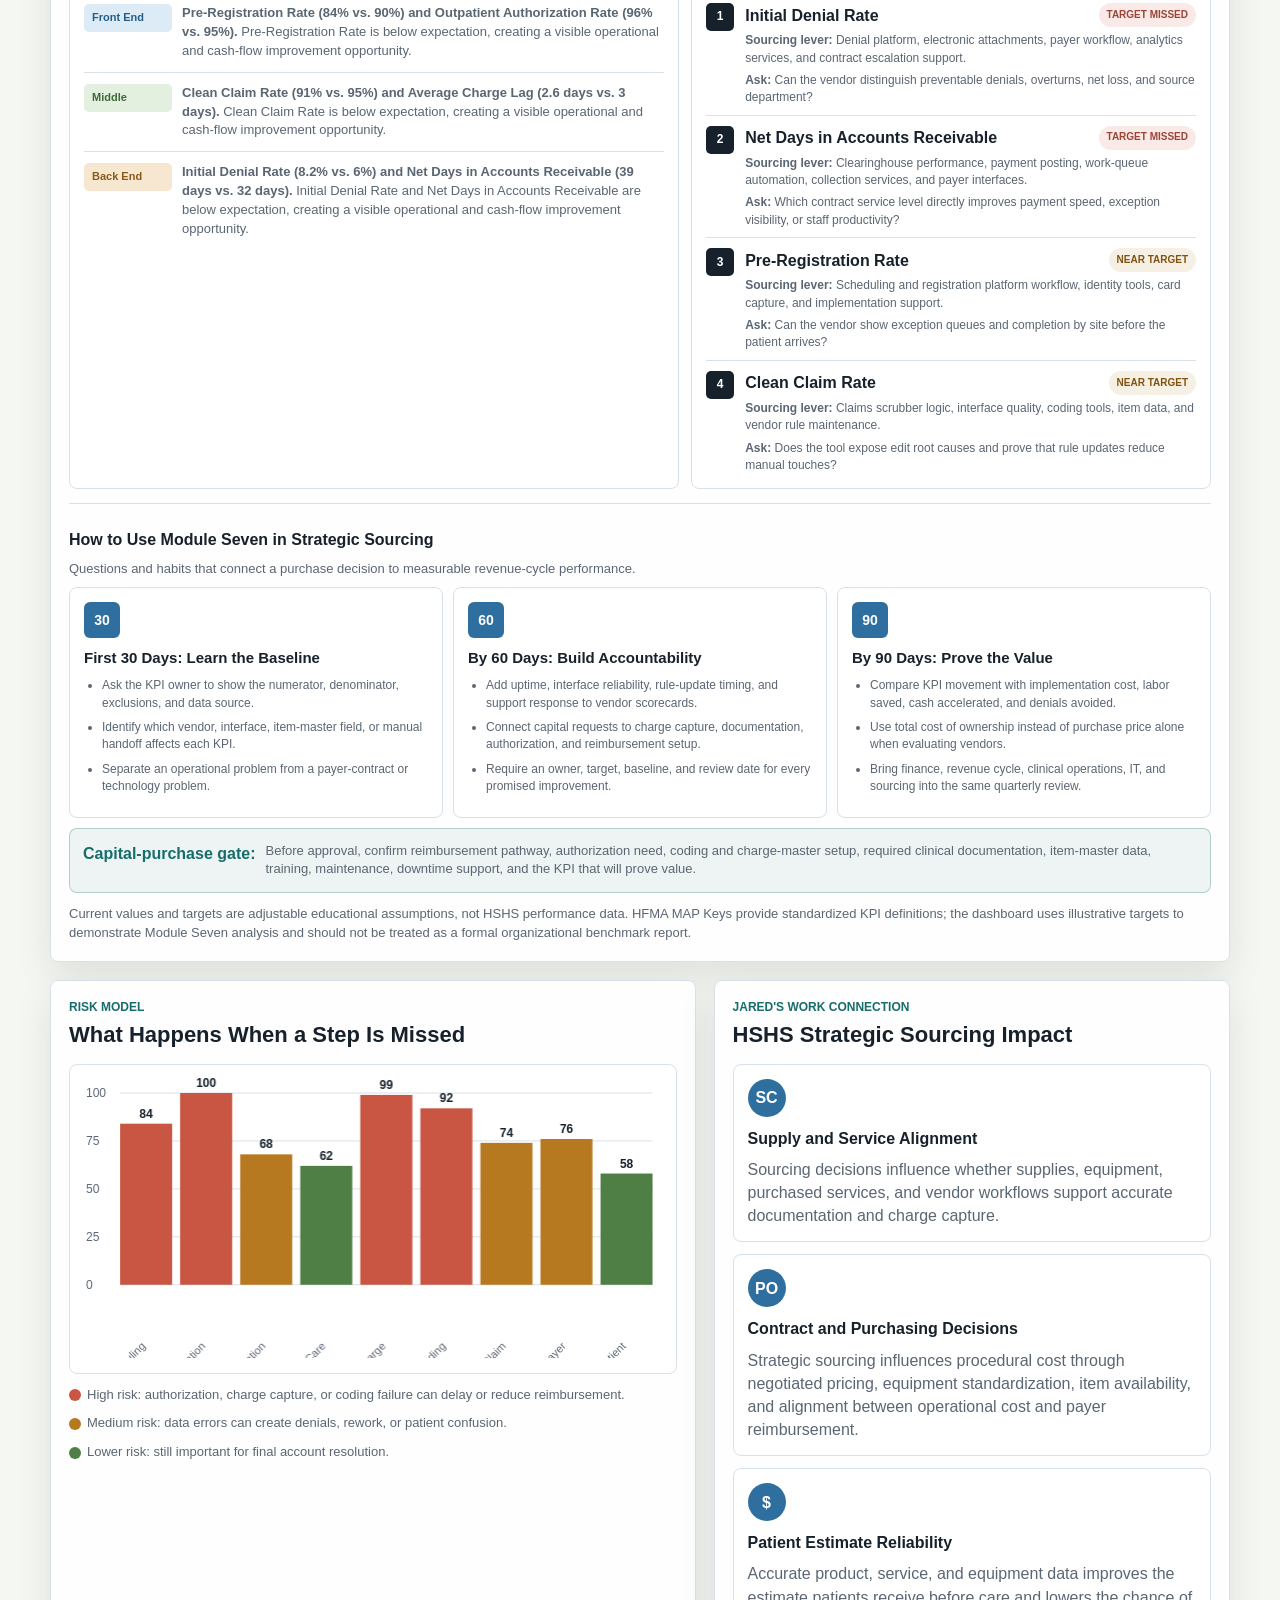
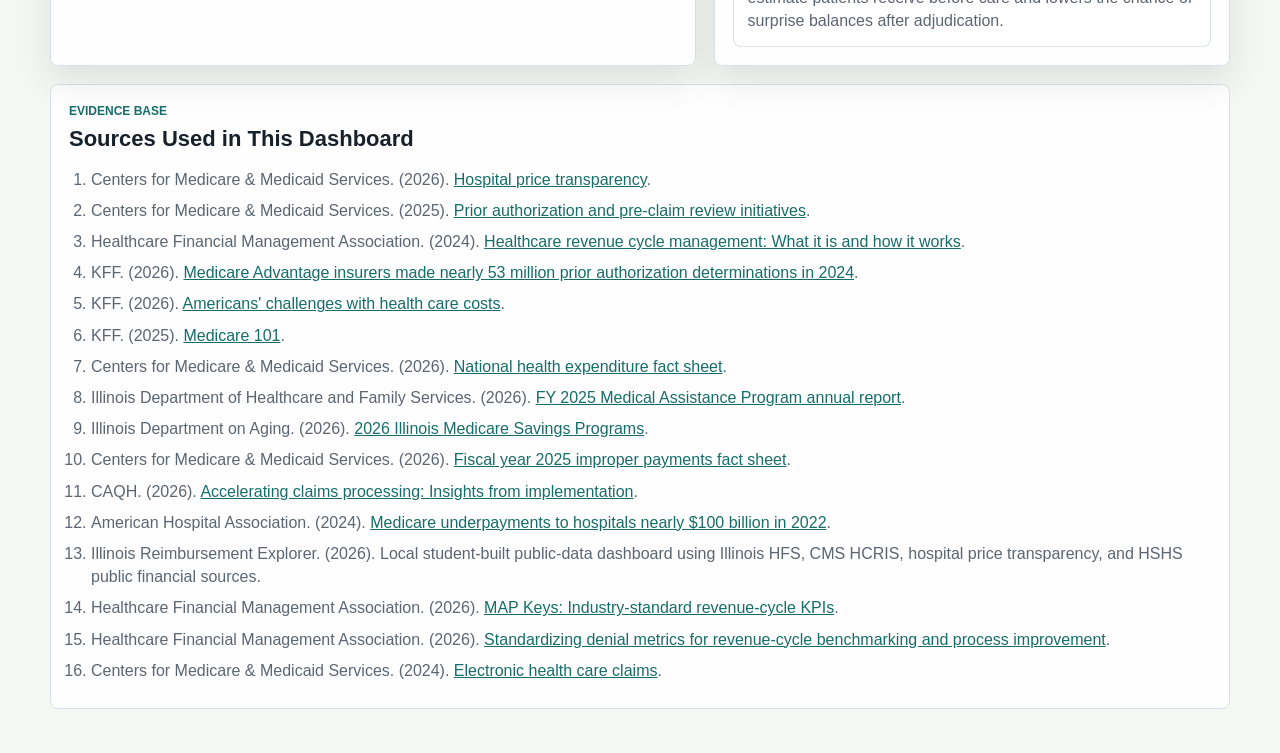
<file: ihp630-dashboard/index.html>
<!doctype html>
<html lang="en">
<head>
  <meta charset="utf-8" />
  <meta name="viewport" content="width=device-width, initial-scale=1" />
  <title>IHP 630 Revenue Cycle Deep Dive</title>
  <link rel="stylesheet" href="./styles.css?v=20260823-module7-kpis" />
</head>
<body>
  <main class="shell">
    <section class="topbar" aria-labelledby="dashboard-title">
      <div>
        <p class="eyebrow">IHP 630 Module One Activity</p>
        <h1 id="dashboard-title">Revenue Cycle Deep Dive</h1>
        <p class="lede">
          A student-built dashboard connecting patient access, provider reimbursement, payer review, HSHS operations,
          and strategic sourcing decisions.
        </p>
      </div>
      <div class="identity-panel">
        <span>Jared Wolfe Elleman</span>
        <strong>HSHS Strategic Sourcing -> Capital Purchasing</strong>
      </div>
    </section>

    <section class="toolbar" aria-label="Dashboard controls">
      <label>
        Perspective
        <select id="perspectiveSelect">
          <option value="patient">Patient</option>
          <option value="provider">Provider</option>
          <option value="payer">Third-Party Payer</option>
        </select>
      </label>
      <label>
        Procedure Type
        <select id="procedureSelect">
          <option value="infusion">Infusion / Medication Administration</option>
          <option value="surgery">Outpatient Surgery</option>
          <option value="imaging">Advanced Imaging</option>
          <option value="dme">DME / Capital-Dependent Service</option>
        </select>
      </label>
      <label>
        Payer Scenario
        <select id="payerSelect">
          <option value="commercial">Commercial Plan</option>
          <option value="medicareAdvantage">Medicare Advantage</option>
          <option value="selfPay">Self-Pay / Uninsured</option>
        </select>
      </label>
      <label>
        Government Program Lens
        <select id="programSelect">
          <option value="originalMedicare">Original Medicare</option>
          <option value="medicareAdvantage">Medicare Advantage</option>
          <option value="illinoisMedicaid">Illinois Medicaid</option>
          <option value="dualEligible">Medicare + Medicaid</option>
        </select>
      </label>
      <label>
        Staffing Focus
        <select id="staffingSelect">
          <option value="claimsProduction">Claims Production</option>
          <option value="claimsSubmission">Claims Submission</option>
          <option value="denialManagement">Denial Management</option>
          <option value="reimbursementAnalytics">Expected Reimbursement</option>
        </select>
      </label>
    </section>

    <section class="metric-grid" aria-label="Public-source indicators">
      <article class="metric">
        <span class="metric-label">Adults Reporting Difficulty Affording Care</span>
        <strong>44%</strong>
        <p>KFF Health Tracking Poll, May 2025.</p>
      </article>
      <article class="metric">
        <span class="metric-label">Adults With Payment Problems in Past Year</span>
        <strong>28%</strong>
        <p>KFF analysis of health care affordability.</p>
      </article>
      <article class="metric">
        <span class="metric-label">Medicare Advantage PA Determinations</span>
        <strong>52.8M</strong>
        <p>KFF review of 2024 plan-reported prior authorization data.</p>
      </article>
      <article class="metric">
        <span class="metric-label">MA PA Requests Denied Fully or Partially</span>
        <strong>7.7%</strong>
        <p>Shows payer review can affect access and reimbursement timing.</p>
      </article>
    </section>

    <section class="layout">
      <article class="panel timeline-panel">
        <div class="panel-heading">
          <div>
            <p class="eyebrow">Cycle Map</p>
            <h2>Where Revenue Integrity Is Protected</h2>
          </div>
          <span id="stageCount" class="status-pill">9 stages</span>
        </div>
        <div id="timeline" class="timeline"></div>
      </article>

      <article class="panel">
        <div class="panel-heading">
          <div>
            <p class="eyebrow">Scenario Lens</p>
            <h2 id="scenarioTitle">Patient Cost and Access View</h2>
          </div>
        </div>
        <div id="scenarioBody" class="scenario-body"></div>
      </article>
    </section>

    <section id="medicareMedicaidStrategy" class="layout strategy-section">
      <article class="panel strategy-panel">
        <div class="panel-heading">
          <div>
            <p class="eyebrow">Strategic Planning</p>
            <h2>Medicare and Medicaid Impact on Financial Performance</h2>
          </div>
          <span id="programSignal" class="status-pill">Original Medicare</span>
        </div>
        <div id="programImpact" class="program-impact"></div>
      </article>

      <article class="panel strategy-panel">
        <div class="panel-heading">
          <div>
            <p class="eyebrow">Decision Support</p>
            <h2>What Administrators Should Watch</h2>
          </div>
        </div>
        <div id="strategyScorecard" class="scorecard"></div>
      </article>
    </section>

    <section id="staffingIntegrity" class="layout staffing-section">
      <article class="panel staffing-panel">
        <div class="panel-heading">
          <div>
            <p class="eyebrow">Module Five Lens</p>
            <h2>Back-End Staffing and Denial Risk</h2>
          </div>
          <span id="staffingSignal" class="status-pill">Claims Production</span>
        </div>
        <div id="staffingImpact" class="staffing-impact"></div>
      </article>

      <article class="panel staffing-panel">
        <div class="panel-heading">
          <div>
            <p class="eyebrow">HSHS Strategy</p>
            <h2>Strategic Sourcing Action Tracker</h2>
          </div>
        </div>
        <div id="staffingScorecard" class="scorecard"></div>
        <div class="tracker-note">
          Staffing risk is strongest when payer complexity, documentation gaps, and manual follow-up all hit the same
          workflow. Strategic sourcing can help by selecting tools, vendors, and service contracts that reduce rework.
        </div>
      </article>
    </section>

    <section id="explorerBridge" class="layout bridge-section">
      <article class="panel bridge-panel">
        <div class="panel-heading">
          <div>
            <p class="eyebrow">Portfolio Bridge</p>
            <h2>Illinois Reimbursement Explorer Data Added to IHP 630</h2>
          </div>
          <span class="status-pill">Public data</span>
        </div>
        <div id="explorerMetricCards" class="bridge-metric-grid"></div>
        <div id="explorerBridgeRows" class="bridge-rows"></div>
        <div class="dashboard-linkout">
          <a href="https://plummer92.github.io/illinois-reimbursement-explorer/">Open Advanced Illinois Reimbursement Explorer</a>
          <span>Local portfolio dashboard with deeper Illinois HFS, CMS HCRIS, price transparency, workforce, and HSHS public-data layers.</span>
        </div>
      </article>

      <article class="panel simulator-panel">
        <div class="panel-heading">
          <div>
            <p class="eyebrow">Financial Impact</p>
            <h2>Staffing Failure Cost Simulator</h2>
          </div>
        </div>
        <div class="simulator-grid" aria-label="Staffing failure cost inputs">
          <label>
            Monthly Claims
            <input id="claimVolumeInput" type="number" min="0" step="100" value="10000" />
          </label>
          <label>
            Denial Rate %
            <input id="denialRateInput" type="number" min="0" max="100" step="0.1" value="12" />
          </label>
          <label>
            Average Reimbursement
            <input id="avgReimbursementInput" type="number" min="0" step="50" value="750" />
          </label>
          <label>
            Preventable Share %
            <input id="preventableShareInput" type="number" min="0" max="100" step="1" value="35" />
          </label>
          <label>
            Rework Minutes
            <input id="reworkMinutesInput" type="number" min="0" step="1" value="25" />
          </label>
          <label>
            Labor Cost / Hour
            <input id="laborCostInput" type="number" min="0" step="1" value="35" />
          </label>
        </div>
        <div id="simulatorOutput" class="simulator-output"></div>
        <p class="simulator-note">
          These are adjustable learning assumptions, not HSHS internal performance values. The purpose is to show how
          staffing gaps can translate into delayed revenue, rework hours, and avoidable administrative cost.
        </p>
      </article>
    </section>

    <section id="denialPrevention" class="panel denial-panel">
      <div class="panel-heading denial-heading">
        <div>
          <p class="eyebrow">Module Six Decision Support</p>
          <h2>Denial-Prevention Workflow and Investment Model</h2>
        </div>
        <span id="denialOpportunitySignal" class="status-pill">Educational scenario</span>
      </div>

      <div class="denial-model-layout">
        <div>
          <div class="denial-inputs" aria-label="Denial prevention model assumptions">
            <label>
              Monthly Claims
              <input id="dpClaimVolume" type="number" min="0" step="100" value="10000" />
            </label>
            <label>
              Denial Rate %
              <input id="dpDenialRate" type="number" min="0" max="100" step="0.1" value="12" />
            </label>
            <label>
              Average Claim Value
              <input id="dpClaimValue" type="number" min="0" step="50" value="750" />
            </label>
            <label>
              Recovery Rate %
              <input id="dpRecoveryRate" type="number" min="0" max="100" step="1" value="65" />
            </label>
            <label>
              Average Days Delayed
              <input id="dpDaysDelayed" type="number" min="0" step="1" value="45" />
            </label>
          </div>
          <div id="denialSummary" class="denial-summary" aria-live="polite"></div>
        </div>

        <div class="workflow-key" aria-label="Revenue cycle workflow key">
          <div><i class="front"></i><strong>Front End</strong><span>Registration, eligibility, authorization</span></div>
          <div><i class="middle"></i><strong>Middle</strong><span>Documentation, coding, charge capture</span></div>
          <div><i class="back"></i><strong>Back End</strong><span>Submission, payment, appeals, follow-up</span></div>
          <div><i class="cross"></i><strong>Cross-Workflow</strong><span>Interfaces, payer rules, vendor performance</span></div>
        </div>
      </div>

      <div class="denial-section-heading">
        <div>
          <h3>Root Causes Mapped to Workflow Stages</h3>
          <p>Each row applies a transparent share assumption to the selected denial scenario.</p>
        </div>
      </div>
      <div class="denial-table-wrap">
        <table class="denial-table">
          <thead>
            <tr>
              <th scope="col">Workflow</th>
              <th scope="col">Root Cause</th>
              <th scope="col">Share</th>
              <th scope="col">Denied Claims</th>
              <th scope="col">Revenue Delayed</th>
              <th scope="col">Estimated Net Loss</th>
              <th scope="col">Primary Control</th>
            </tr>
          </thead>
          <tbody id="denialRootCauseRows"></tbody>
        </table>
      </div>

      <div class="denial-section-heading investment-heading">
        <div>
          <h3>Where an Improvement Investment May Have the Greatest Return</h3>
          <p>Comparison uses the same scenario and illustrative reduction assumptions for each intervention.</p>
        </div>
      </div>
      <div id="investmentComparison" class="investment-grid"></div>
      <p class="simulator-note">
        Model outputs are adjustable learning estimates based on user-entered assumptions, not internal HSHS claim,
        denial, cash-flow, or vendor-performance data. Actual decisions require validated organizational data and
        contract review.
      </p>
    </section>

    <section id="moduleSevenKpis" class="panel kpi-command-panel">
      <div class="panel-heading kpi-command-heading">
        <div>
          <p class="eyebrow">Module Seven Activity</p>
          <h2>Revenue-Cycle KPI and Strategic Sourcing Command Center</h2>
        </div>
        <div class="kpi-command-status">
          <strong id="kpiMetCount">0 of 6 KPIs met</strong>
          <span id="kpiOverallStatus" class="status-pill">Calculating</span>
        </div>
      </div>

      <div class="kpi-command-intro">
        <p>
          This educational scenario evaluates two front-end, two middle, and two back-end KPIs. Change any current
          value or target to see how the executive interpretation and sourcing priorities respond.
        </p>
        <div class="visual-cue-key" aria-label="KPI status key">
          <span><i class="met"></i>Meeting target</span>
          <span><i class="watch"></i>Within 10% of target</span>
          <span><i class="missed"></i>Target missed</span>
        </div>
      </div>

      <div id="kpiStageGroups" class="kpi-stage-groups"></div>

      <div class="kpi-analysis-layout">
        <article class="kpi-executive-panel">
          <div class="section-label-row">
            <div>
              <p class="eyebrow">Executive Readout</p>
              <h3>What the Metrics Say About Cash Flow</h3>
            </div>
            <span id="kpiRiskSignal" class="status-pill">Reviewing performance</span>
          </div>
          <div id="kpiExecutiveSummary" class="kpi-executive-summary" aria-live="polite"></div>
        </article>

        <article class="sourcing-priority-panel">
          <div class="section-label-row">
            <div>
              <p class="eyebrow">Jared's Strategic Sourcing Lens</p>
              <h3>Priority Queue for Vendor and Capital Decisions</h3>
            </div>
          </div>
          <div id="sourcingPriorityQueue" class="sourcing-priority-queue"></div>
        </article>
      </div>

      <div class="sourcing-toolkit">
        <div class="denial-section-heading">
          <div>
            <h3>How to Use Module Seven in Strategic Sourcing</h3>
            <p>Questions and habits that connect a purchase decision to measurable revenue-cycle performance.</p>
          </div>
        </div>

        <div class="sourcing-toolkit-grid">
          <article>
            <span class="toolkit-step">30</span>
            <h4>First 30 Days: Learn the Baseline</h4>
            <ul>
              <li>Ask the KPI owner to show the numerator, denominator, exclusions, and data source.</li>
              <li>Identify which vendor, interface, item-master field, or manual handoff affects each KPI.</li>
              <li>Separate an operational problem from a payer-contract or technology problem.</li>
            </ul>
          </article>
          <article>
            <span class="toolkit-step">60</span>
            <h4>By 60 Days: Build Accountability</h4>
            <ul>
              <li>Add uptime, interface reliability, rule-update timing, and support response to vendor scorecards.</li>
              <li>Connect capital requests to charge capture, documentation, authorization, and reimbursement setup.</li>
              <li>Require an owner, target, baseline, and review date for every promised improvement.</li>
            </ul>
          </article>
          <article>
            <span class="toolkit-step">90</span>
            <h4>By 90 Days: Prove the Value</h4>
            <ul>
              <li>Compare KPI movement with implementation cost, labor saved, cash accelerated, and denials avoided.</li>
              <li>Use total cost of ownership instead of purchase price alone when evaluating vendors.</li>
              <li>Bring finance, revenue cycle, clinical operations, IT, and sourcing into the same quarterly review.</li>
            </ul>
          </article>
        </div>

        <div class="capital-gate">
          <strong>Capital-purchase gate:</strong>
          <span>Before approval, confirm reimbursement pathway, authorization need, coding and charge-master setup, required clinical documentation, item-master data, training, maintenance, downtime support, and the KPI that will prove value.</span>
        </div>
      </div>

      <p class="simulator-note">
        Current values and targets are adjustable educational assumptions, not HSHS performance data. HFMA MAP Keys
        provide standardized KPI definitions; the dashboard uses illustrative targets to demonstrate Module Seven
        analysis and should not be treated as a formal organizational benchmark report.
      </p>
    </section>

    <section class="layout lower">
      <article class="panel">
        <div class="panel-heading">
          <div>
            <p class="eyebrow">Risk Model</p>
            <h2>What Happens When a Step Is Missed</h2>
          </div>
        </div>
        <div class="chart-wrap">
          <canvas id="riskChart" width="720" height="360" aria-label="Risk by revenue cycle step"></canvas>
        </div>
        <div id="riskLegend" class="legend"></div>
      </article>

      <article class="panel sourcing-panel">
        <div class="panel-heading">
          <div>
            <p class="eyebrow">Jared's Work Connection</p>
            <h2>HSHS Strategic Sourcing Impact</h2>
          </div>
        </div>
        <div class="work-grid">
          <div>
            <span class="work-icon">SC</span>
            <h3>Supply and Service Alignment</h3>
            <p>
              Sourcing decisions influence whether supplies, equipment, purchased services, and vendor workflows
              support accurate documentation and charge capture.
            </p>
          </div>
          <div>
            <span class="work-icon">PO</span>
            <h3>Contract and Purchasing Decisions</h3>
            <p>
              Strategic sourcing influences procedural cost through negotiated pricing, equipment standardization,
              item availability, and alignment between operational cost and payer reimbursement.
            </p>
          </div>
          <div>
            <span class="work-icon">$</span>
            <h3>Patient Estimate Reliability</h3>
            <p>
              Accurate product, service, and equipment data improves the estimate patients receive before care
              and lowers the chance of surprise balances after adjudication.
            </p>
          </div>
        </div>
      </article>
    </section>

    <section class="panel source-panel">
      <div class="panel-heading">
        <div>
          <p class="eyebrow">Evidence Base</p>
          <h2>Sources Used in This Dashboard</h2>
        </div>
      </div>
      <ol class="sources">
        <li>
          Centers for Medicare & Medicaid Services. (2026). <a href="https://www.cms.gov/priorities/key-initiatives/hospital-price-transparency">Hospital price transparency</a>.
        </li>
        <li>
          Centers for Medicare & Medicaid Services. (2025). <a href="https://www.cms.gov/data-research/monitoring-programs/medicare-fee-service-compliance-programs/prior-authorization-and-pre-claim-review-initiatives">Prior authorization and pre-claim review initiatives</a>.
        </li>
        <li>
          Healthcare Financial Management Association. (2024). <a href="https://www.hfma.org/reference/revenue-cycle-management/">Healthcare revenue cycle management: What it is and how it works</a>.
        </li>
        <li>
          KFF. (2026). <a href="https://www.kff.org/medicare/medicare-advantage-insurers-made-nearly-53-million-prior-authorization-determinations-in-2024/">Medicare Advantage insurers made nearly 53 million prior authorization determinations in 2024</a>.
        </li>
        <li>
          KFF. (2026). <a href="https://www.kff.org/health-costs/americans-challenges-with-health-care-costs/">Americans' challenges with health care costs</a>.
        </li>
        <li>
          KFF. (2025). <a href="https://www.kff.org/medicare/health-policy-101-medicare/">Medicare 101</a>.
        </li>
        <li>
          Centers for Medicare &amp; Medicaid Services. (2026). <a href="https://www.cms.gov/data-research/statistics-trends-and-reports/national-health-expenditure-data/nhe-fact-sheet">National health expenditure fact sheet</a>.
        </li>
        <li>
          Illinois Department of Healthcare and Family Services. (2026). <a href="https://hfs.illinois.gov/content/dam/soi/en/web/hfs/info/reports/annual/fy25hfsannualreport.pdf">FY 2025 Medical Assistance Program annual report</a>.
        </li>
        <li>
          Illinois Department on Aging. (2026). <a href="https://ilaging.illinois.gov/content/dam/soi/en/web/aging/ship/documents/medicare-savings-program-chart.pdf">2026 Illinois Medicare Savings Programs</a>.
        </li>
        <li>
          Centers for Medicare &amp; Medicaid Services. (2026). <a href="https://www.cms.gov/newsroom/fact-sheets/fiscal-year-2025-improper-payments-fact-sheet">Fiscal year 2025 improper payments fact sheet</a>.
        </li>
        <li>
          CAQH. (2026). <a href="https://www.caqh.org/hubfs/CORE/CORE%20Accelerating%20Claims%20Processing%3A%20Insights%20from%20Implementation.pdf">Accelerating claims processing: Insights from implementation</a>.
        </li>
        <li>
          American Hospital Association. (2024). <a href="https://www.aha.org/news/headline/2024-01-10-aha-infographic-medicare-underpayments-hospitals-nearly-100-billion-2022">Medicare underpayments to hospitals nearly $100 billion in 2022</a>.
        </li>
        <li>
          Illinois Reimbursement Explorer. (2026). Local student-built public-data dashboard using Illinois HFS,
          CMS HCRIS, hospital price transparency, and HSHS public financial sources.
        </li>
        <li>
          Healthcare Financial Management Association. (2026). <a href="https://www.hfma.org/data-and-insights/map-initiative/map-keys/">MAP Keys: Industry-standard revenue-cycle KPIs</a>.
        </li>
        <li>
          Healthcare Financial Management Association. (2026). <a href="https://www.hfma.org/guidance/standardizing-denial-metrics-revenue-cycle-benchmarking-process-improvement/">Standardizing denial metrics for revenue-cycle benchmarking and process improvement</a>.
        </li>
        <li>
          Centers for Medicare &amp; Medicaid Services. (2024). <a href="https://www.cms.gov/medicare/coding-billing/electronic-billing/electronic-healthcare-claims">Electronic health care claims</a>.
        </li>
      </ol>
    </section>
  </main>

  <script src="./script.js?v=20260823-module7-kpis"></script>
</body>
</html>
</file>
<file: styles.css>
:root {
  --ink: #1f2a27;
  --muted: #68736e;
  --line: #dfe5df;
  --paper: #f5f6f2;
  --panel: #ffffff;
  --accent: #47786b;
  --accent-2: #9f5b49;
  --accent-3: #526f91;
  --soft: #f0f4ef;
  --soft-blue: #f1f5f9;
  --soft-warning: #fbf4eb;
}

* {
  box-sizing: border-box;
}

body {
  margin: 0;
  background: var(--paper);
  color: var(--ink);
  font-family: Arial, Helvetica, sans-serif;
}

button,
input,
select {
  font: inherit;
}

.shell {
  min-height: 100vh;
  padding: 24px;
}

.workspace {
  display: grid;
  grid-template-columns: 320px minmax(0, 1fr);
  gap: 18px;
  max-width: 1280px;
  margin: 0 auto;
}

.sidebar,
.content {
  background: var(--panel);
  border: 1px solid var(--line);
  border-radius: 8px;
}

.sidebar {
  display: flex;
  flex-direction: column;
  gap: 24px;
  min-height: calc(100vh - 48px);
  padding: 22px;
}

.eyebrow {
  margin: 0 0 8px;
  color: var(--accent);
  font-size: 12px;
  font-weight: 700;
  letter-spacing: 0;
  text-transform: uppercase;
}

h1,
h2,
h3,
p {
  margin-top: 0;
}

h1 {
  margin-bottom: 12px;
  font-size: 34px;
  line-height: 1.05;
}

h2 {
  margin-bottom: 0;
  font-size: 24px;
}

h3 {
  margin-bottom: 10px;
  font-size: 16px;
}

.lede {
  color: var(--muted);
  line-height: 1.5;
}

.field {
  display: grid;
  gap: 8px;
  color: var(--muted);
  font-size: 13px;
  font-weight: 700;
}

.field input,
.field select {
  width: 100%;
  border: 1px solid var(--line);
  border-radius: 6px;
  padding: 11px 12px;
  color: var(--ink);
  background: #fff;
}

.field input[type="file"] {
  padding: 9px;
}

.metric-stack {
  display: grid;
  grid-template-columns: 1fr 1fr;
  gap: 10px;
  margin-top: auto;
}

.metric-stack div {
  border: 1px solid var(--line);
  border-radius: 8px;
  padding: 14px;
  background: var(--soft);
}

.metric-stack span {
  display: block;
  font-size: 28px;
  font-weight: 800;
}

.metric-stack small {
  color: var(--muted);
}

.content {
  min-width: 0;
  overflow: visible;
}

.tabs {
  display: flex;
  flex-wrap: wrap;
  gap: 4px;
  border-bottom: 1px solid var(--line);
  padding: 12px;
  background: #fbfbf8;
  overflow-x: auto;
  scrollbar-width: thin;
}

.tab,
.button {
  border: 1px solid var(--line);
  border-radius: 6px;
  background: #fff;
  color: var(--ink);
  cursor: pointer;
  min-height: 38px;
  padding: 8px 12px;
}

.tab.active {
  background: var(--accent);
  border-color: var(--accent);
  color: #fff;
}

.button {
  background: var(--ink);
  border-color: var(--ink);
  color: #fff;
}

.panel {
  display: none;
  overflow-x: auto;
  padding: 22px;
}

.panel.active {
  display: block;
}

.panel-head {
  display: flex;
  align-items: center;
  justify-content: space-between;
  gap: 16px;
  margin-bottom: 18px;
}

.status {
  min-height: 20px;
  color: var(--muted);
  font-size: 14px;
}

.summary-grid {
  display: grid;
  grid-template-columns: repeat(3, minmax(0, 1fr));
  gap: 10px;
  margin-bottom: 16px;
}

.executive-metrics {
  display: grid;
  grid-template-columns: repeat(4, minmax(0, 1fr));
  gap: 10px;
}

.summary-grid div {
  border: 1px solid var(--line);
  border-radius: 8px;
  padding: 14px;
  background: var(--soft);
}

.metric-card {
  border: 1px solid var(--line);
  border-radius: 8px;
  padding: 14px;
  background: var(--soft);
}

.summary-grid span {
  display: block;
  font-size: 22px;
  font-weight: 800;
}

.metric-card span {
  display: block;
  font-size: 22px;
  font-weight: 800;
}

.summary-grid small {
  color: var(--muted);
}

.metric-card small {
  color: var(--muted);
}

.summary-section {
  margin-bottom: 22px;
}

.summary-copy {
  max-width: 900px;
  color: var(--muted);
  line-height: 1.55;
}

.strategy-grid {
  display: grid;
  grid-template-columns: repeat(3, minmax(0, 1fr));
  gap: 10px;
}

.strategy-item {
  border: 1px solid var(--line);
  border-radius: 8px;
  padding: 14px;
  background: #fff;
  line-height: 1.45;
}

.strategy-item strong {
  display: block;
  margin-bottom: 6px;
}

.strategy-item span {
  color: var(--muted);
}

.roadmap-item {
  display: grid;
  gap: 9px;
}

.roadmap-topline {
  display: flex;
  gap: 8px;
  align-items: center;
}

.roadmap-topline strong {
  margin-bottom: 0;
}

.roadmap-priority {
  display: inline-grid;
  place-items: center;
  min-width: 42px;
  min-height: 26px;
  border-radius: 999px;
  background: var(--soft-blue);
  color: var(--accent-3);
  font-size: 12px;
  font-weight: 800;
}

.roadmap-item p {
  margin: 0;
  color: var(--ink);
  line-height: 1.45;
}

.roadmap-item small {
  color: var(--muted);
  line-height: 1.45;
}

.narrative-box {
  border: 1px solid var(--line);
  border-radius: 8px;
  padding: 16px;
  background: #fff;
  color: var(--muted);
  line-height: 1.6;
}

.map-panel,
.scatter-panel,
.drilldown-card {
  border: 1px solid var(--line);
  border-radius: 8px;
  background: #fff;
  min-height: 320px;
  padding: 14px;
}

.map-panel svg,
.scatter-panel svg {
  display: block;
  width: 100%;
  height: auto;
}

.map-marker,
.scatter-dot {
  cursor: pointer;
  stroke: #fff;
  stroke-width: 1.5;
}

.risk-low {
  fill: #5f9177;
  background: #5f9177;
}

.risk-moderate {
  fill: #c7a45f;
  background: #c7a45f;
}

.risk-elevated {
  fill: #c88761;
  background: #c88761;
}

.risk-high {
  fill: #b56a62;
  background: #b56a62;
}

.drilldown-card {
  color: var(--muted);
  line-height: 1.5;
}

.drilldown-card strong {
  color: var(--ink);
}

.profile-header {
  display: flex;
  align-items: flex-start;
  justify-content: space-between;
  gap: 12px;
  margin-bottom: 14px;
}

.profile-header p {
  margin-bottom: 0;
}

.risk-pill {
  border-radius: 999px;
  color: #fff;
  flex: 0 0 auto;
  font-size: 12px;
  font-weight: 800;
  padding: 6px 10px;
}

.profile-section {
  border-top: 1px solid var(--line);
  padding-top: 14px;
  margin-top: 14px;
}

.profile-section h4 {
  margin: 0 0 10px;
  color: var(--ink);
  font-size: 13px;
  text-transform: uppercase;
}

.profile-grid {
  display: grid;
  grid-template-columns: repeat(2, minmax(0, 1fr));
  gap: 8px;
}

.profile-metric {
  border: 1px solid var(--line);
  border-radius: 8px;
  min-width: 0;
  padding: 10px;
  background: var(--soft);
}

.profile-metric span {
  display: block;
  color: var(--ink);
  font-size: 13px;
  font-weight: 800;
  overflow-wrap: anywhere;
}

.profile-metric small {
  display: block;
  margin-top: 3px;
  color: var(--muted);
}

.profile-note {
  margin: 10px 0 0;
  color: var(--muted);
  font-size: 13px;
}

.hospital-logic-grid,
.evidence-checklist,
.reimbursement-status-grid,
.attachment-queue,
.binder-layer-grid,
.binder-id-grid,
.scenario-grid {
  display: grid;
  grid-template-columns: repeat(2, minmax(240px, 1fr));
  gap: 10px;
}

.hospital-audit-map {
  display: grid;
  grid-template-columns: repeat(4, minmax(120px, 1fr));
  gap: 8px;
}

.hospital-audit-layer {
  display: grid;
  gap: 7px;
  border: 1px solid var(--line);
  border-radius: 8px;
  padding: 10px;
  background: #fff;
  min-width: 0;
}

.hospital-audit-layer strong {
  color: var(--ink);
}

.hospital-audit-layer small {
  color: var(--muted);
  line-height: 1.35;
}

.hospital-audit-layer em {
  color: var(--accent-2);
  font-size: 12px;
  font-style: normal;
  font-weight: 800;
  line-height: 1.3;
}

.reimbursement-workbench {
  display: grid;
  gap: 12px;
  border: 1px solid var(--line);
  border-radius: 8px;
  padding: 14px;
  background: linear-gradient(180deg, #f8fbfa, #ffffff);
}

.reimbursement-workbench > div:first-child {
  display: grid;
  gap: 4px;
}

.reimbursement-workbench p {
  margin: 0;
  color: var(--muted);
  font-size: 13px;
  line-height: 1.45;
}

.reimbursement-status-strip {
  display: grid;
  grid-template-columns: repeat(4, minmax(120px, 1fr));
  gap: 8px;
}

.reimbursement-status-tile {
  display: grid;
  gap: 5px;
  border: 1px solid var(--line);
  border-radius: 8px;
  padding: 10px;
  background: #fff;
  min-width: 0;
}

.reimbursement-status-tile span {
  color: var(--accent-2);
  font-size: 11px;
  font-weight: 900;
  text-transform: uppercase;
}

.reimbursement-status-tile strong {
  color: var(--ink);
  font-size: 13px;
  line-height: 1.25;
}

.system-context {
  background: linear-gradient(180deg, #f8fbff, #ffffff);
  border: 1px solid var(--line);
  border-radius: 8px;
  padding: 14px;
}

.system-summary,
.system-peer-grid {
  display: grid;
  grid-template-columns: minmax(260px, 1fr) minmax(260px, 1fr);
  gap: 14px;
  align-items: start;
}

.system-summary p {
  margin: 6px 0 0;
  color: var(--muted);
  line-height: 1.45;
}

.system-links {
  display: flex;
  flex-wrap: wrap;
  gap: 8px;
  margin-top: 10px;
}

.system-links a {
  border: 1px solid var(--line);
  border-radius: 999px;
  padding: 6px 10px;
  background: #fff;
  color: var(--accent);
  font-size: 12px;
  font-weight: 800;
  text-decoration: none;
}

.system-peer-grid {
  margin-top: 14px;
}

.system-peer-grid h5 {
  margin: 0 0 10px;
  color: var(--ink);
  font-size: 12px;
  text-transform: uppercase;
}

.logic-card,
.evidence-check,
.reimbursement-status-card,
.attachment-card,
.binder-id-card,
.binder-evidence-card,
.scenario-card,
.binder-empty {
  border: 1px solid var(--line);
  border-radius: 8px;
  padding: 12px;
  background: #fff;
  min-width: 0;
}

.logic-card p,
.reimbursement-status-card p,
.attachment-card p,
.binder-evidence-card p,
.scenario-card p,
.binder-empty p {
  margin: 6px 0 0;
  color: var(--muted);
  font-size: 13px;
  line-height: 1.45;
}

.reimbursement-status-grid {
  margin-top: 12px;
}

.reimbursement-status-card {
  display: grid;
  align-content: start;
  gap: 10px;
}

.attachment-queue {
  margin-top: 12px;
}

.attachment-card {
  display: grid;
  gap: 12px;
  align-content: start;
  background: linear-gradient(180deg, #ffffff, #f8fbfa);
}

.attachment-card-head {
  display: grid;
  grid-template-columns: auto minmax(0, 1fr);
  gap: 10px;
  align-items: start;
}

.attachment-card-head strong,
.attachment-card-head small {
  display: block;
  overflow-wrap: anywhere;
}

.attachment-card-head strong {
  color: var(--ink);
  font-size: 15px;
  line-height: 1.25;
}

.attachment-card-head small {
  margin-top: 3px;
  color: var(--accent-3);
  font-size: 12px;
  font-weight: 800;
}

.attachment-card dl {
  display: grid;
  gap: 8px;
  margin: 0;
}

.attachment-card dl div {
  border-top: 1px solid var(--line);
  padding-top: 8px;
}

.attachment-card dt {
  color: var(--ink);
  font-size: 11px;
  font-weight: 900;
  text-transform: uppercase;
}

.attachment-card dd {
  margin: 3px 0 0;
  color: var(--muted);
  font-size: 13px;
  line-height: 1.45;
  overflow-wrap: anywhere;
}

.attachment-links {
  display: flex;
  flex-wrap: wrap;
  gap: 8px;
}

.attachment-links a {
  border: 1px solid var(--line);
  border-radius: 999px;
  padding: 6px 10px;
  background: var(--soft);
  color: var(--accent);
  font-size: 12px;
  font-weight: 800;
  text-decoration: none;
  max-width: 100%;
  overflow-wrap: anywhere;
}

.evidence-binder {
  display: grid;
  gap: 14px;
  border: 1px solid #bfd7d0;
  border-radius: 8px;
  padding: 14px;
  background: linear-gradient(180deg, #f8fffd, #ffffff);
}

.binder-head {
  display: grid;
  grid-template-columns: minmax(0, 1fr) auto;
  gap: 12px;
  align-items: start;
}

.binder-head h4 {
  margin: 0;
}

.binder-head p {
  margin: 6px 0 0;
  color: var(--muted);
  line-height: 1.45;
}

.binder-id-grid {
  grid-template-columns: repeat(3, minmax(160px, 1fr));
}

.binder-id-card {
  display: grid;
  gap: 7px;
  background: linear-gradient(180deg, #ffffff, var(--soft));
}

.binder-id-card .status-dot {
  justify-self: start;
}

.binder-id-card strong,
.binder-id-card small {
  display: block;
  overflow-wrap: anywhere;
}

.binder-id-card strong {
  color: var(--ink);
  font-size: 15px;
}

.binder-id-card small {
  color: var(--muted);
  line-height: 1.35;
}

.binder-layer-grid {
  grid-template-columns: repeat(2, minmax(260px, 1fr));
}

.binder-evidence-card {
  display: grid;
  gap: 11px;
  align-content: start;
  background: #fff;
}

.binder-evidence-head {
  display: grid;
  grid-template-columns: auto minmax(0, 1fr);
  gap: 10px;
  align-items: start;
}

.binder-evidence-head strong,
.binder-evidence-head small {
  display: block;
  overflow-wrap: anywhere;
}

.binder-evidence-head strong {
  color: var(--ink);
  line-height: 1.25;
}

.binder-evidence-head small {
  margin-top: 3px;
  color: var(--accent-3);
  font-size: 12px;
  font-weight: 800;
}

.binder-evidence-card dl {
  display: grid;
  gap: 8px;
  margin: 0;
}

.binder-evidence-card dl div {
  border-top: 1px solid var(--line);
  padding-top: 8px;
}

.binder-evidence-card dt {
  color: var(--ink);
  font-size: 11px;
  font-weight: 900;
  text-transform: uppercase;
}

.binder-evidence-card dd {
  margin: 3px 0 0;
  color: var(--muted);
  font-size: 13px;
  line-height: 1.45;
}

.binder-evidence-card a,
.binder-empty a {
  justify-self: start;
  border: 1px solid var(--line);
  border-radius: 999px;
  padding: 6px 10px;
  background: var(--soft);
  color: var(--accent);
  font-size: 12px;
  font-weight: 800;
  text-decoration: none;
}

.binder-subsection {
  display: grid;
  gap: 10px;
}

.binder-subsection h5 {
  margin: 0;
  color: var(--ink);
  font-size: 12px;
  text-transform: uppercase;
}

.binder-empty {
  display: grid;
  gap: 8px;
  background: #fff;
}

.binder-empty strong {
  color: var(--ink);
}

.binder-row-table {
  display: grid;
  gap: 8px;
  overflow-x: auto;
}

.binder-action-row {
  display: flex;
  flex-wrap: wrap;
  gap: 10px;
  align-items: center;
  justify-content: space-between;
}

.binder-action-row .status {
  margin: 0;
  min-width: 0;
}

.binder-data-row {
  display: grid;
  grid-template-columns: minmax(260px, 1.4fr) minmax(130px, 0.7fr) minmax(100px, 0.45fr) minmax(120px, 0.5fr);
  gap: 12px;
  align-items: start;
  border: 1px solid var(--line);
  border-radius: 8px;
  padding: 10px;
  background: #fff;
  min-width: 760px;
}

.binder-data-row strong,
.binder-data-row small {
  display: block;
  overflow-wrap: anywhere;
}

.binder-data-row small {
  margin-top: 3px;
  color: var(--muted);
}

.scenario-grid {
  grid-template-columns: repeat(3, minmax(180px, 1fr));
}

.scenario-card {
  display: grid;
  gap: 7px;
  background: linear-gradient(180deg, #fff, #f8fbff);
}

.scenario-card strong,
.scenario-card small {
  display: block;
  overflow-wrap: anywhere;
}

.scenario-card strong {
  color: var(--ink);
}

.scenario-card small {
  color: var(--muted);
  line-height: 1.4;
}

.enrollment-context-card {
  display: grid;
  gap: 12px;
  border: 1px solid var(--line);
  border-radius: 8px;
  padding: 12px;
  background: linear-gradient(180deg, #ffffff, #f8fbff);
}

.enrollment-context-head {
  display: grid;
  grid-template-columns: minmax(0, 1fr) auto;
  gap: 12px;
  align-items: start;
}

.enrollment-context-head strong,
.enrollment-context-head small {
  display: block;
  overflow-wrap: anywhere;
}

.enrollment-context-head strong {
  color: var(--ink);
}

.enrollment-context-head small {
  margin-top: 3px;
  color: var(--muted);
}

.enrollment-context-head > span {
  color: var(--accent-dark);
  font-weight: 900;
  text-align: right;
  white-space: nowrap;
}

.enrollment-bars {
  display: grid;
  gap: 9px;
}

.enrollment-bar {
  display: grid;
  gap: 5px;
}

.enrollment-bar div {
  display: flex;
  justify-content: space-between;
  gap: 10px;
}

.enrollment-bar strong {
  color: var(--ink);
  font-size: 12px;
  overflow-wrap: anywhere;
}

.enrollment-bar small {
  color: var(--muted);
  font-weight: 800;
}

.enrollment-bar span {
  display: block;
  height: 8px;
  border-radius: 999px;
  background: var(--soft);
  overflow: hidden;
}

.enrollment-bar i {
  display: block;
  height: 100%;
  border-radius: 999px;
  background: linear-gradient(90deg, var(--accent-3), var(--accent));
}

.enrollment-context-card dl {
  display: grid;
  gap: 8px;
  margin: 0;
}

.enrollment-context-card dl div {
  border-top: 1px solid var(--line);
  padding-top: 8px;
}

.enrollment-context-card dt {
  color: var(--ink);
  font-size: 11px;
  font-weight: 900;
  text-transform: uppercase;
}

.enrollment-context-card dd {
  margin: 3px 0 0;
  color: var(--muted);
  font-size: 13px;
  line-height: 1.45;
}

#hospitalDrilldown {
  min-width: 0;
  overflow: hidden;
}

#hospitalDrilldown .profile-grid,
#hospitalDrilldown .hospital-logic-grid,
#hospitalDrilldown .hospital-audit-map,
#hospitalDrilldown .evidence-checklist,
#hospitalDrilldown .reimbursement-status-grid,
#hospitalDrilldown .reimbursement-status-strip,
#hospitalDrilldown .attachment-queue,
#hospitalDrilldown .binder-layer-grid,
#hospitalDrilldown .binder-id-grid,
#hospitalDrilldown .scenario-grid,
#hospitalDrilldown .system-summary,
#hospitalDrilldown .system-peer-grid {
  grid-template-columns: 1fr;
}

#hospitalDrilldown .profile-header {
  flex-wrap: wrap;
}

#hospitalDrilldown .profile-section,
#hospitalDrilldown .system-context,
#hospitalDrilldown .reimbursement-workbench,
#hospitalDrilldown .profile-metric,
#hospitalDrilldown .logic-card,
#hospitalDrilldown .evidence-check,
#hospitalDrilldown .reimbursement-status-card,
#hospitalDrilldown .reimbursement-status-tile,
#hospitalDrilldown .attachment-card,
#hospitalDrilldown .evidence-binder,
#hospitalDrilldown .binder-id-card,
#hospitalDrilldown .binder-evidence-card,
#hospitalDrilldown .scenario-card,
#hospitalDrilldown .binder-empty,
#hospitalDrilldown .enrollment-context-card,
#hospitalDrilldown .table-row {
  max-width: 100%;
  min-width: 0;
}

#hospitalDrilldown .binder-data-row {
  grid-template-columns: 1fr;
  min-width: 0;
}

#hospitalDrilldown .table-row.compact {
  grid-template-columns: 1fr;
}

#hospitalDrilldown .numeric {
  text-align: left;
  white-space: normal;
}

.reimbursement-card-head {
  display: grid;
  gap: 6px;
}

.reimbursement-status-card span,
.reimbursement-card-head span {
  justify-self: start;
  border-radius: 999px;
  padding: 5px 8px;
  background: var(--soft-warning);
  color: var(--accent-2);
  font-size: 11px;
  font-weight: 900;
  text-transform: uppercase;
}

.reimbursement-card-head strong {
  font-size: 15px;
}

.reimbursement-status-card small {
  color: var(--muted);
}

.reimbursement-status-card dl {
  display: grid;
  gap: 8px;
  margin: 0;
}

.reimbursement-status-card dl div {
  border-top: 1px solid var(--line);
  padding-top: 8px;
}

.reimbursement-status-card dt {
  color: var(--ink);
  font-size: 11px;
  font-weight: 900;
  text-transform: uppercase;
}

.reimbursement-status-card dd {
  margin: 3px 0 0;
  color: var(--muted);
  font-size: 13px;
  line-height: 1.45;
}

.reimbursement-status-card a {
  align-self: end;
  justify-self: start;
  border: 1px solid var(--line);
  border-radius: 999px;
  padding: 6px 10px;
  background: var(--soft);
  color: var(--accent);
  font-size: 13px;
  font-weight: 800;
  text-decoration: none;
}

.evidence-check {
  display: grid;
  grid-template-columns: auto minmax(0, 1fr);
  gap: 10px;
  align-items: start;
}

.evidence-check strong,
.evidence-check small {
  display: block;
  overflow-wrap: anywhere;
}

.evidence-check small {
  margin-top: 3px;
  color: var(--muted);
}

.status-dot {
  border-radius: 999px;
  color: #fff;
  font-size: 10px;
  font-weight: 900;
  line-height: 1;
  padding: 5px 7px;
  text-transform: uppercase;
}

.status-loaded {
  background: #0f766e;
}

.status-partial {
  background: #2563eb;
}

.status-next {
  background: #b45309;
}

.status-missing {
  background: #6b7280;
}

.risk-factor-list {
  display: grid;
  gap: 6px;
  margin-top: 10px;
}

.risk-factor-list span {
  border-radius: 999px;
  background: var(--soft);
  color: var(--ink);
  padding: 5px 9px;
  font-size: 12px;
  font-weight: 700;
}

.cards {
  display: grid;
  grid-template-columns: repeat(3, minmax(0, 1fr));
  gap: 14px;
}

.card,
.source-item,
.model-grid article,
.callout {
  border: 1px solid var(--line);
  border-radius: 8px;
  background: #fff;
}

.card {
  display: grid;
  gap: 14px;
  padding: 16px;
}

.card-top {
  display: flex;
  align-items: flex-start;
  justify-content: space-between;
  gap: 10px;
}

.tag {
  display: inline-flex;
  align-items: center;
  min-height: 24px;
  border-radius: 999px;
  padding: 3px 9px;
  background: var(--soft-blue);
  color: var(--accent-3);
  font-size: 12px;
  font-weight: 700;
}

.amount {
  font-size: 30px;
  font-weight: 800;
}

.amount.pending {
  color: var(--muted);
  font-size: 20px;
}

.details {
  display: grid;
  gap: 8px;
  color: var(--muted);
  font-size: 14px;
  line-height: 1.35;
}

.source-list {
  display: grid;
  gap: 10px;
}

.audit-pipeline,
.source-registry {
  display: grid;
  gap: 10px;
  margin-bottom: 22px;
}

.audit-evidence-map {
  display: grid;
  gap: 14px;
}

.audit-equation {
  display: flex;
  flex-wrap: wrap;
  gap: 10px;
  align-items: center;
  border: 1px solid var(--line);
  border-radius: 8px;
  padding: 14px;
  background: linear-gradient(180deg, #fafffd, var(--soft));
  color: var(--muted);
  box-shadow: var(--shadow-soft);
}

.audit-equation strong {
  color: var(--ink);
  font-size: 1.05rem;
}

.audit-equation span {
  color: var(--accent-2);
  font-weight: 900;
}

.audit-layer-grid {
  display: grid;
  grid-template-columns: repeat(4, minmax(190px, 1fr));
  gap: 12px;
}

.audit-layer-card {
  display: grid;
  align-content: start;
  gap: 12px;
  border: 1px solid var(--line);
  border-radius: 8px;
  padding: 14px;
  background: #fff;
  box-shadow: var(--shadow-soft);
  min-width: 0;
}

.audit-layer-head {
  display: grid;
  grid-template-columns: auto minmax(0, 1fr) auto;
  gap: 10px;
  align-items: start;
}

.audit-layer-head > span {
  display: inline-grid;
  place-items: center;
  width: 28px;
  height: 28px;
  border-radius: 999px;
  background: var(--ink);
  color: #fff;
  font-weight: 900;
}

.audit-layer-head small {
  display: block;
  margin-top: 4px;
  color: var(--muted);
  line-height: 1.35;
}

.audit-layer-card dl {
  display: grid;
  gap: 9px;
  margin: 0;
}

.audit-layer-card dt {
  color: var(--ink);
  font-size: 11px;
  font-weight: 900;
  text-transform: uppercase;
}

.audit-layer-card dd {
  margin: 3px 0 0;
  color: var(--muted);
  font-size: 13px;
  line-height: 1.45;
}

.audit-step,
.registry-row {
  display: grid;
  grid-template-columns: auto minmax(0, 1fr);
  gap: 12px;
  border: 1px solid var(--line);
  border-radius: 8px;
  padding: 14px;
  background: #fff;
}

.audit-step > span,
.registry-priority {
  display: inline-grid;
  place-items: center;
  width: 30px;
  height: 30px;
  border-radius: 999px;
  background: var(--accent);
  color: #fff;
  font-weight: 800;
}

.audit-step p,
.registry-row p,
.evidence-card p {
  margin: 6px 0 0;
  color: var(--muted);
  line-height: 1.45;
}

.evidence-grid {
  display: grid;
  grid-template-columns: repeat(4, minmax(0, 1fr));
  gap: 10px;
}

.evidence-card {
  border: 1px solid var(--line);
  border-radius: 8px;
  padding: 14px;
  background: var(--soft);
}

.evidence-card span {
  display: block;
  margin-bottom: 8px;
  color: var(--accent-3);
  font-size: 12px;
  font-weight: 800;
}

.registry-row {
  grid-template-columns: minmax(0, 1fr) 150px;
}

.registry-row small {
  display: block;
  margin-top: 4px;
  color: var(--muted);
}

.registry-meta {
  display: grid;
  align-content: start;
  gap: 8px;
  text-align: right;
}

.registry-meta span {
  justify-self: end;
  border-radius: 999px;
  padding: 5px 9px;
  background: var(--soft-blue);
  color: var(--accent-3);
  font-size: 12px;
  font-weight: 800;
  text-transform: uppercase;
}

.registry-meta a {
  color: var(--accent);
  font-weight: 700;
  text-decoration: none;
}

.comparison-layout {
  display: grid;
  grid-template-columns: minmax(280px, 0.8fr) minmax(0, 1.2fr);
  gap: 16px;
  margin-top: 16px;
}

.analysis-layout {
  display: grid;
  grid-template-columns: minmax(280px, 1fr) minmax(260px, 0.9fr) minmax(260px, 0.9fr);
  gap: 16px;
  margin-top: 16px;
}

.capital-grid {
  display: grid;
  grid-template-columns: minmax(0, 1.1fr) repeat(2, minmax(0, 0.9fr));
  gap: 16px;
  margin-top: 16px;
  min-width: 0;
}

.capital-grid > section,
.risk-dashboard-grid > section {
  min-width: 0;
}

.quality-grid {
  display: grid;
  grid-template-columns: repeat(2, minmax(280px, 1fr));
  gap: 16px;
  margin-top: 16px;
}

.policy-grid {
  display: grid;
  grid-template-columns: repeat(2, minmax(280px, 1fr));
  gap: 16px;
  margin-top: 16px;
}

.county-priority-grid {
  display: grid;
  grid-template-columns: repeat(3, minmax(220px, 1fr));
  gap: 12px;
}

.county-focus-card {
  display: grid;
  gap: 8px;
  text-align: left;
  border: 1px solid var(--line);
  border-radius: 8px;
  padding: 14px;
  background: linear-gradient(180deg, #fff, #f6fbfa);
  color: var(--ink);
  cursor: pointer;
  box-shadow: var(--shadow-soft);
}

.county-focus-card:hover,
.county-focus-card.active {
  border-color: var(--accent);
  background: linear-gradient(180deg, #eefaf6, #fff);
}

.county-focus-card strong {
  font-size: 1.02rem;
}

.county-focus-kicker,
.county-focus-metrics {
  color: var(--muted);
  font-size: 0.82rem;
  line-height: 1.35;
}

.county-drilldown,
.county-drilldown-card {
  display: grid;
  gap: 14px;
}

.county-drilldown-card {
  border: 1px solid var(--line);
  border-radius: 8px;
  padding: 16px;
  background: #fff;
  box-shadow: var(--shadow-soft);
}

.county-drilldown-head,
.county-drilldown-grid {
  display: grid;
  gap: 16px;
  align-items: start;
}

.county-drilldown-head {
  grid-template-columns: minmax(0, 1fr) auto;
}

.county-drilldown-grid {
  grid-template-columns: repeat(2, minmax(260px, 1fr));
}

.county-drilldown-head h4,
.county-drilldown-grid h4,
.county-drilldown-card h4 {
  margin: 0 0 10px;
}

.county-evidence-grid {
  display: grid;
  grid-template-columns: repeat(4, minmax(130px, 1fr));
  gap: 10px;
}

.compact-findings {
  grid-template-columns: 1fr;
}

.compact-findings .finding {
  min-width: 0;
  overflow-wrap: anywhere;
}

.risk-filter-grid {
  display: grid;
  grid-template-columns: repeat(3, minmax(180px, 1fr));
  gap: 16px;
  margin: 16px 0;
}

.risk-dashboard-grid {
  display: grid;
  grid-template-columns: repeat(2, minmax(0, 1fr));
  gap: 16px;
  margin: 16px 0;
  min-width: 0;
}

.money-flow-grid {
  display: grid;
  grid-template-columns: repeat(2, minmax(280px, 1fr));
  gap: 16px;
  margin: 16px 0;
}

.comparison-layout h3,
.analysis-layout h3,
.capital-grid h3,
.quality-grid h3,
.policy-grid h3,
.risk-dashboard-grid h3,
.money-flow-grid h3,
.watchlist-section h3 {
  margin-bottom: 12px;
}

.comparison-list,
.component-list,
.facility-list,
.finding-list {
  display: grid;
  gap: 10px;
}

.finding-list {
  grid-template-columns: repeat(3, minmax(0, 1fr));
}

.finding {
  border: 1px solid var(--line);
  border-radius: 8px;
  padding: 14px;
  background: var(--soft);
  color: var(--ink);
  line-height: 1.4;
  min-width: 0;
  overflow-wrap: anywhere;
}

.finding p,
.finding small {
  overflow-wrap: anywhere;
}

.data-table {
  display: grid;
  gap: 8px;
  overflow-x: auto;
  padding-bottom: 2px;
  scrollbar-width: thin;
}

.table-row {
  display: grid;
  grid-template-columns: minmax(0, 1.2fr) repeat(3, minmax(86px, 0.4fr));
  gap: 10px;
  align-items: center;
  border: 1px solid var(--line);
  border-radius: 8px;
  padding: 11px;
  background: #fff;
  min-width: 0;
}

.table-row.compact {
  grid-template-columns: minmax(0, 1fr) auto;
}

.table-row[data-risk-row],
.table-row[data-chain-row],
.table-row[data-hospital-row],
.table-row[data-career-row] {
  cursor: pointer;
}

.table-row[data-risk-row]:hover,
.table-row[data-chain-row]:hover,
.table-row[data-hospital-row]:hover,
.table-row[data-career-row]:hover {
  border-color: var(--accent);
  background: #f6faf7;
}

.table-row.watchlist {
  grid-template-columns: minmax(220px, 1.15fr) minmax(160px, 0.65fr) minmax(360px, 1.35fr) repeat(3, minmax(96px, 0.42fr)) minmax(150px, 0.62fr);
  min-width: 1240px;
}

.table-row.county-row {
  grid-template-columns: minmax(150px, 1.2fr) 78px repeat(7, minmax(86px, 0.5fr));
  min-width: 980px;
}

.table-row.county-risk-row {
  grid-template-columns: minmax(150px, 1fr) minmax(150px, 0.9fr) minmax(220px, 1.4fr) repeat(4, minmax(82px, 0.45fr));
  min-width: 980px;
}

.table-row.methodology-row {
  grid-template-columns: minmax(240px, 1.4fr) minmax(180px, 0.8fr) 90px 90px;
}

.table-row.careers-row {
  grid-template-columns: minmax(260px, 1.3fr) 120px 100px 110px auto;
  min-width: 860px;
}

.table-row.wage-signal-row {
  grid-template-columns: minmax(240px, 1.1fr) minmax(140px, 0.55fr) minmax(180px, 0.7fr);
  min-width: 700px;
}

.wage-signal-row .numeric {
  white-space: normal;
}

.wage-signal-row .numeric small {
  display: block;
}

.table-row.capital-geography-row {
  grid-template-columns: minmax(240px, 1.3fr) repeat(3, minmax(92px, 0.45fr));
  min-width: 620px;
}

.table-row.price-status-row,
.table-row.price-quality-row {
  grid-template-columns: minmax(260px, 1fr) 110px;
}

.table-row.price-source-row {
  grid-template-columns: minmax(320px, 1fr) auto;
}

.table-row.price-basket-row {
  grid-template-columns: minmax(230px, 1.2fr) repeat(5, minmax(95px, 0.45fr));
  min-width: 980px;
}

.table-row.binder-price-basket-row {
  grid-template-columns: minmax(250px, 1.2fr) repeat(4, minmax(105px, 0.45fr)) minmax(210px, 0.85fr);
  min-width: 1080px;
}

.table-row.binder-payer-spread-row {
  grid-template-columns: minmax(240px, 1.2fr) repeat(4, minmax(115px, 0.45fr)) minmax(190px, 0.75fr);
  min-width: 1080px;
}

.table-row.binder-peer-row {
  grid-template-columns: minmax(280px, 1.4fr) 90px repeat(4, minmax(92px, 0.42fr)) minmax(180px, 0.8fr) 95px minmax(190px, 0.8fr);
  min-width: 1320px;
  cursor: pointer;
}

.table-row.safety-net-row {
  grid-template-columns: minmax(300px, 1.35fr) 90px repeat(5, minmax(105px, 0.45fr));
  min-width: 1120px;
  cursor: pointer;
}

.table-row.safety-net-row:hover {
  border-color: #99d8ca;
  background: #f7fbf8;
}

.table-row.system-financial-row {
  grid-template-columns: minmax(260px, 1.2fr) minmax(130px, 0.5fr) minmax(130px, 0.5fr) minmax(100px, 0.35fr) minmax(320px, 1.4fr) 80px;
  min-width: 1120px;
}

.table-row.system-financial-fact-row {
  grid-template-columns: minmax(260px, 1.15fr) repeat(4, minmax(105px, 0.45fr)) minmax(260px, 1fr) minmax(310px, 1.25fr);
  min-width: 1320px;
}

.table-row.system-finance-row {
  grid-template-columns: minmax(280px, 1.25fr) repeat(4, minmax(105px, 0.45fr)) minmax(280px, 1fr);
  min-width: 1080px;
  cursor: pointer;
}

.table-row.system-finance-row:hover {
  border-color: #99d8ca;
  background: #f7fbf8;
}

.table-row.facility-system-row {
  grid-template-columns: minmax(310px, 1.35fr) repeat(4, minmax(105px, 0.45fr)) minmax(210px, 0.85fr) minmax(310px, 1.2fr);
  min-width: 1320px;
}

.table-row.system-extraction-row {
  grid-template-columns: minmax(260px, 1.1fr) minmax(120px, 0.42fr) minmax(260px, 1fr) minmax(260px, 1fr) minmax(300px, 1.1fr);
  min-width: 1220px;
}

.hshs-deep-dive-grid {
  display: grid;
  gap: 18px;
  grid-template-columns: repeat(2, minmax(0, 1fr));
}

.table-row.hshs-hospital-row {
  grid-template-columns: minmax(300px, 1.2fr) repeat(3, minmax(95px, 0.36fr)) minmax(190px, 0.72fr) minmax(250px, 1fr) minmax(340px, 1.25fr);
  min-width: 1320px;
  cursor: pointer;
}

.table-row.hshs-hospital-row:hover {
  border-color: #99d8ca;
  background: #f7fbf8;
}

.table-row.hshs-proof-row {
  grid-template-columns: minmax(260px, 1fr) minmax(120px, 0.35fr) minmax(290px, 1.1fr) minmax(330px, 1.2fr);
  min-width: 1000px;
}

.table-row.hshs-source-row {
  grid-template-columns: minmax(260px, 1.1fr) minmax(105px, 0.35fr) minmax(300px, 1.1fr);
  min-width: 760px;
}

.hshs-proof-row a,
.hshs-source-row a {
  color: var(--accent);
  display: inline-block;
  font-size: 12px;
  font-weight: 800;
  margin-top: 4px;
  text-decoration: none;
}

.hshs-continuity-grid {
  grid-template-columns: repeat(2, minmax(0, 1fr));
}

.system-extraction-row a {
  color: var(--accent);
  display: inline-block;
  font-size: 12px;
  font-weight: 800;
  margin-top: 4px;
  text-decoration: none;
}

.table-row.enforcement-row {
  grid-template-columns: minmax(280px, 1.2fr) repeat(4, minmax(105px, 0.45fr)) minmax(180px, 0.8fr);
  min-width: 1040px;
}

.table-row.penalty-event-row {
  grid-template-columns: minmax(180px, 0.8fr) minmax(110px, 0.4fr) minmax(160px, 0.7fr) minmax(320px, 1.3fr);
  min-width: 880px;
}

.table-row.deficiency-row {
  grid-template-columns: minmax(260px, 0.9fr) minmax(420px, 1.5fr) minmax(120px, 0.45fr);
  min-width: 960px;
}

.enforcement-table,
.enforcement-subsection {
  display: grid;
  gap: 10px;
  margin-top: 14px;
}

.enforcement-subsection > strong {
  color: var(--ink);
  font-size: 0.85rem;
  letter-spacing: 0.08em;
  text-transform: uppercase;
}

.system-financial-row .tag,
.system-financial-fact-row .tag,
.penalty-event-row .tag {
  white-space: normal;
}

.system-financial-row div,
.system-financial-fact-row div,
.system-finance-row div,
.facility-system-row div,
.system-extraction-row div,
.hshs-hospital-row div,
.hshs-proof-row div,
.hshs-source-row div,
.enforcement-row div,
.penalty-event-row div,
.deficiency-row div {
  overflow-wrap: anywhere;
}

.table-row.selected-peer-row {
  border-color: #99d8ca;
  background: #f2fbf8;
}

.table-row.price-example-row {
  grid-template-columns: minmax(300px, 1.5fr) minmax(150px, 0.7fr) minmax(110px, 0.4fr) minmax(190px, 0.8fr) minmax(190px, 0.8fr);
  min-width: 1100px;
}

.table-row.leaderboard-row {
  grid-template-columns: minmax(280px, 1.4fr) 115px 90px repeat(4, minmax(105px, 0.55fr));
  min-width: 1040px;
  cursor: pointer;
}

.table-row.leaderboard-row:hover {
  border-color: #b9d8cc;
  background: #f7fbf8;
}

.source-actions {
  display: flex;
  flex-wrap: wrap;
  justify-content: flex-end;
  gap: 8px;
}

.source-actions a {
  border: 1px solid var(--line);
  border-radius: 999px;
  padding: 6px 10px;
  background: var(--soft);
  color: var(--accent);
  font-size: 12px;
  font-weight: 800;
  text-decoration: none;
}

.careers-row a {
  color: var(--accent);
  font-weight: 700;
  text-decoration: none;
}

.mini-button {
  border: 1px solid var(--line);
  border-radius: 6px;
  background: var(--ink);
  color: #fff;
  cursor: pointer;
  min-height: 34px;
  padding: 6px 10px;
  white-space: nowrap;
}

.workforce-landscape {
  display: grid;
  gap: 10px;
}

.landscape-grid {
  display: grid;
  grid-template-columns: repeat(2, minmax(260px, 1fr));
  gap: 16px;
}

.landscape-grid section {
  border: 1px solid var(--line);
  border-radius: 8px;
  padding: 14px;
  background: #fff;
}

.landscape-grid h4 {
  margin: 0 0 12px;
  font-size: 13px;
  text-transform: uppercase;
}

.landscape-bar {
  display: grid;
  gap: 6px;
  margin-bottom: 10px;
}

.landscape-bar div {
  display: flex;
  justify-content: space-between;
  gap: 10px;
}

.landscape-bar strong,
.landscape-bar small {
  overflow-wrap: anywhere;
}

.landscape-bar small {
  color: var(--muted);
  font-weight: 800;
}

.landscape-bar span {
  display: block;
  height: 9px;
  border-radius: 999px;
  background: var(--soft);
  overflow: hidden;
}

.landscape-bar i {
  display: block;
  height: 100%;
  border-radius: 999px;
  background: var(--accent);
}

.role-list {
  display: grid;
  gap: 8px;
}

.role-row {
  display: grid;
  grid-template-columns: minmax(0, 1fr) auto;
  gap: 10px;
  align-items: center;
  border: 1px solid var(--line);
  border-radius: 8px;
  padding: 10px;
  background: #fff;
}

.role-row strong,
.role-row small {
  display: block;
  overflow-wrap: anywhere;
}

.role-row small {
  margin-top: 3px;
  color: var(--muted);
}

.role-row a {
  color: var(--accent);
  font-weight: 700;
  text-decoration: none;
}

.binder-stack {
  display: grid;
  grid-template-columns: repeat(auto-fit, minmax(180px, 1fr));
  gap: 10px;
  min-width: 0;
}

.binder-stack-card {
  display: grid;
  gap: 10px;
  align-content: start;
  border: 1px solid var(--line);
  border-radius: 8px;
  padding: 12px;
  background: #fff;
  min-width: 0;
}

.binder-stack-card .status-dot {
  justify-self: start;
}

.binder-stack-card strong,
.binder-stack-card p,
.binder-stack-card dd {
  overflow-wrap: anywhere;
}

.binder-stack-card p {
  margin: 0;
  color: var(--muted);
  font-size: 13px;
  line-height: 1.4;
}

.binder-stack-card dl {
  display: grid;
  gap: 8px;
  margin: 0;
}

.binder-stack-card dl div {
  border-top: 1px solid var(--line);
  padding-top: 8px;
}

.binder-stack-card dt {
  color: var(--ink);
  font-size: 11px;
  font-weight: 900;
  text-transform: uppercase;
}

.binder-stack-card dd {
  margin: 3px 0 0;
  color: var(--muted);
  font-size: 12px;
  line-height: 1.35;
}

.cost-report-grid {
  display: grid;
  grid-template-columns: repeat(4, minmax(170px, 1fr));
  gap: 10px;
}

.cost-report-card,
.cost-report-note {
  border: 1px solid var(--line);
  border-radius: 8px;
  padding: 12px;
  background: #fff;
  min-width: 0;
}

.cost-report-card {
  display: grid;
  gap: 6px;
}

.cost-report-card span {
  color: var(--muted);
  font-size: 11px;
  font-weight: 900;
  text-transform: uppercase;
}

.cost-report-card strong,
.cost-report-card small,
.cost-report-note p {
  overflow-wrap: anywhere;
}

.cost-report-card strong {
  color: var(--ink);
  font-size: 18px;
}

.cost-report-card small,
.cost-report-note p {
  color: var(--muted);
  line-height: 1.35;
}

.cost-report-note {
  display: grid;
  gap: 8px;
  grid-column: 1 / -1;
}

.cost-report-note p {
  margin: 0;
}

.cost-report-note a {
  justify-self: start;
  border: 1px solid var(--line);
  border-radius: 999px;
  padding: 7px 10px;
  background: var(--soft);
  color: var(--accent);
  font-size: 12px;
  font-weight: 800;
  text-decoration: none;
}

.operating-context {
  display: grid;
  gap: 16px;
}

.operating-context-grid {
  display: grid;
  grid-template-columns: repeat(4, minmax(0, 1fr));
  gap: 12px;
}

.operating-context-card,
.operating-context-note {
  border: 1px solid var(--line);
  border-radius: 8px;
  background: #fff;
  box-shadow: 0 12px 30px rgba(17, 45, 39, 0.06);
  padding: 16px;
  min-width: 0;
}

.operating-context-card span {
  color: var(--muted);
  display: block;
  font-size: 11px;
  font-weight: 900;
  letter-spacing: 0.04em;
  text-transform: uppercase;
}

.operating-context-card strong {
  color: var(--ink);
  display: block;
  font-size: 22px;
  margin-top: 8px;
  overflow-wrap: anywhere;
}

.operating-context-card small {
  color: var(--muted);
  display: block;
  line-height: 1.4;
  margin-top: 8px;
  overflow-wrap: anywhere;
}

.operating-context-split {
  display: grid;
  grid-template-columns: minmax(0, 1fr) minmax(0, 1fr);
  gap: 14px;
}

.operating-context-note h4 {
  margin: 0 0 12px;
}

.operating-context-footer {
  display: flex;
  flex-wrap: wrap;
  gap: 8px;
}

.system-finance-detail {
  display: grid;
  gap: 16px;
}

.system-finance-header {
  display: grid;
  grid-template-columns: minmax(0, 1fr) auto;
  gap: 14px;
  align-items: start;
  border: 1px solid var(--line);
  border-radius: 8px;
  background: linear-gradient(180deg, #f8fbfa, #fff);
  padding: 16px;
}

.system-finance-header h3 {
  margin: 0;
}

.system-finance-header p {
  margin: 6px 0 0;
  color: var(--muted);
  line-height: 1.45;
}

.system-finance-split {
  display: grid;
  grid-template-columns: minmax(0, 1.2fr) minmax(0, 0.8fr);
  gap: 14px;
}

.system-finance-fact-grid {
  display: grid;
  gap: 10px;
}

.system-finance-fact-card {
  border: 1px solid var(--line);
  border-radius: 8px;
  background: #fff;
  display: grid;
  gap: 8px;
  min-width: 0;
  padding: 12px;
}

.system-finance-fact-card p {
  color: var(--muted);
  font-size: 13px;
  line-height: 1.4;
  margin: 0;
}

.system-finance-fact-card small {
  color: var(--muted);
}

.system-finance-fact-card a {
  justify-self: start;
  border: 1px solid var(--line);
  border-radius: 999px;
  padding: 6px 10px;
  background: var(--soft);
  color: var(--accent);
  font-size: 12px;
  font-weight: 800;
  text-decoration: none;
}

.benchmark-scorecard {
  display: grid;
  gap: 12px;
}

.benchmark-intro,
.benchmark-evidence-strip,
.benchmark-row,
.benchmark-limit {
  border: 1px solid var(--line);
  border-radius: 8px;
  background: #fff;
  min-width: 0;
}

.benchmark-intro {
  display: grid;
  grid-template-columns: minmax(0, 1fr) auto;
  gap: 12px;
  align-items: start;
  padding: 14px;
}

.benchmark-intro p,
.benchmark-limit p {
  margin: 5px 0 0;
  color: var(--muted);
  line-height: 1.4;
}

.benchmark-intro span {
  border-radius: 999px;
  padding: 7px 10px;
  background: var(--soft);
  color: var(--accent);
  font-size: 12px;
  font-weight: 900;
  white-space: nowrap;
}

.benchmark-domain-grid {
  display: grid;
  grid-template-columns: repeat(4, minmax(150px, 1fr));
  gap: 10px;
}

.benchmark-domain-card {
  display: grid;
  gap: 6px;
  border: 1px solid var(--line);
  border-radius: 8px;
  padding: 12px;
  background: #fff;
  min-width: 0;
}

.benchmark-domain-card span,
.benchmark-evidence-strip span,
.benchmark-row span {
  color: var(--muted);
  font-size: 11px;
  font-weight: 900;
  text-transform: uppercase;
}

.benchmark-domain-card strong,
.benchmark-domain-card small,
.benchmark-row strong,
.benchmark-row small,
.benchmark-row p {
  overflow-wrap: anywhere;
}

.benchmark-domain-card small,
.benchmark-row small,
.benchmark-row p {
  color: var(--muted);
  line-height: 1.35;
}

.benchmark-evidence-strip {
  display: grid;
  grid-template-columns: repeat(4, minmax(140px, 1fr));
  gap: 10px;
  padding: 12px;
}

.benchmark-evidence-strip div {
  display: grid;
  gap: 4px;
  min-width: 0;
}

.benchmark-evidence-strip strong {
  color: var(--ink);
  font-size: 18px;
}

.benchmark-table {
  display: grid;
  gap: 8px;
}

.benchmark-row {
  display: grid;
  grid-template-columns: minmax(0, 1.1fr) minmax(0, 0.8fr) minmax(0, 1.2fr);
  gap: 12px;
  padding: 12px;
}

.benchmark-row p {
  margin: 0;
}

.benchmark-limit {
  padding: 12px;
}

.finding-done {
  border-color: #b9d8cc;
  background: #f3fbf7;
}

.table-row.header {
  background: var(--soft);
  color: var(--muted);
  font-size: 12px;
  font-weight: 800;
  text-transform: uppercase;
}

.table-row strong {
  display: block;
  margin-bottom: 4px;
  overflow-wrap: anywhere;
}

.table-row small {
  color: var(--muted);
  overflow-wrap: anywhere;
}

.numeric {
  font-weight: 800;
  text-align: right;
  white-space: nowrap;
}

.binder-price-basket-row .numeric,
.binder-payer-spread-row .numeric,
.binder-peer-row .numeric {
  white-space: normal;
}

.watchlist-section {
  margin-top: 18px;
}

.muted-callout {
  background: #f8faf7;
  border-color: var(--line);
  color: var(--muted);
}

.comparison-row,
.component-row,
.facility-row {
  display: grid;
  grid-template-columns: minmax(0, 1fr) auto;
  gap: 12px;
  align-items: center;
  border: 1px solid var(--line);
  border-radius: 8px;
  padding: 12px;
  background: #fff;
}

.component-row {
  grid-template-columns: 120px minmax(0, 1fr) auto;
}

.component-bar {
  height: 12px;
  border-radius: 999px;
  background: #e7ece6;
  overflow: hidden;
}

.component-bar span {
  display: block;
  height: 100%;
  background: var(--accent);
}

.facility-row {
  grid-template-columns: minmax(0, 1fr);
}

.comparison-row strong,
.component-row strong,
.facility-row strong {
  display: block;
  margin-bottom: 4px;
}

.comparison-row small,
.component-row small,
.facility-row small {
  color: var(--muted);
}

.comparison-value,
.component-value {
  font-weight: 800;
  text-align: right;
  white-space: nowrap;
}

.source-item {
  display: grid;
  grid-template-columns: 210px minmax(0, 1fr) auto;
  gap: 16px;
  align-items: center;
  padding: 14px;
}

.source-item a {
  color: var(--accent);
  font-weight: 700;
  text-decoration: none;
}

.source-item p {
  margin: 0;
  color: var(--muted);
  line-height: 1.4;
}

.model-grid {
  display: grid;
  grid-template-columns: repeat(2, minmax(0, 1fr));
  gap: 14px;
}

.model-grid article {
  padding: 16px;
}

.model-grid p {
  margin-bottom: 0;
  color: var(--muted);
  line-height: 1.45;
}

.callout {
  margin-top: 14px;
  padding: 16px;
  border-color: #ead8cc;
  background: var(--soft-warning);
  color: var(--accent-2);
  font-weight: 700;
}

@media (max-width: 1180px) {
  .workspace {
    grid-template-columns: 280px minmax(0, 1fr);
  }

  .risk-dashboard-grid {
    grid-template-columns: 1fr;
  }

  .profile-grid {
    grid-template-columns: repeat(3, minmax(0, 1fr));
  }
}

@media (max-width: 920px) {
  .shell {
    padding: 12px;
  }

  .workspace {
    grid-template-columns: 1fr;
  }

  .sidebar {
    min-height: auto;
  }

  .cards,
  .executive-metrics,
  .summary-grid,
  .finding-list,
  .evidence-grid,
    .audit-layer-grid,
    .hospital-logic-grid,
    .hospital-audit-map,
    .evidence-checklist,
    .reimbursement-status-grid,
    .reimbursement-status-strip,
    .attachment-queue,
    .binder-layer-grid,
    .binder-id-grid,
    .binder-stack,
    .cost-report-grid,
    .operating-context-grid,
    .operating-context-split,
    .system-finance-header,
    .system-finance-split,
    .hshs-deep-dive-grid,
    .hshs-continuity-grid,
    .benchmark-domain-grid,
    .benchmark-evidence-strip,
    .benchmark-row,
    .scenario-grid,
    .system-summary,
    .system-peer-grid,
  .county-priority-grid,
  .county-drilldown-grid,
  .strategy-grid,
  .policy-grid,
  .risk-filter-grid,
  .risk-dashboard-grid,
  .money-flow-grid,
  .landscape-grid,
  .model-grid {
    grid-template-columns: 1fr;
  }

  .source-item {
    grid-template-columns: 1fr;
  }

  .comparison-layout,
  .analysis-layout,
  .capital-grid,
  .quality-grid,
  .hospital-logic-grid,
  .hospital-audit-map,
  .evidence-checklist,
  .reimbursement-status-grid,
  .reimbursement-status-strip,
  .attachment-queue,
  .binder-layer-grid,
  .binder-id-grid,
  .binder-stack,
  .cost-report-grid,
  .operating-context-grid,
  .operating-context-split,
  .benchmark-domain-grid,
  .benchmark-evidence-strip,
  .benchmark-row,
  .scenario-grid,
  .system-summary,
  .system-peer-grid,
  .county-priority-grid,
  .county-drilldown-grid,
  .policy-grid,
  .risk-filter-grid,
  .risk-dashboard-grid,
  .comparison-row,
  .component-row,
  .table-row,
  .table-row.compact,
  .table-row.watchlist,
  .table-row.county-row,
  .table-row.county-risk-row,
  .table-row.methodology-row,
  .table-row.careers-row,
  .table-row.wage-signal-row,
  .table-row.price-status-row,
  .table-row.price-quality-row,
  .table-row.price-source-row,
  .table-row.price-basket-row,
  .table-row.binder-price-basket-row,
    .table-row.binder-payer-spread-row,
    .table-row.binder-peer-row,
    .table-row.safety-net-row,
    .table-row.system-financial-row,
  .table-row.system-financial-fact-row,
  .table-row.system-finance-row,
  .table-row.facility-system-row,
  .table-row.system-extraction-row,
  .table-row.hshs-hospital-row,
  .table-row.hshs-proof-row,
  .table-row.hshs-source-row,
  .table-row.enforcement-row,
  .table-row.penalty-event-row,
  .table-row.deficiency-row,
  .table-row.price-example-row,
  .table-row.capital-geography-row,
  .table-row.leaderboard-row {
    grid-template-columns: 1fr;
  }

  .data-table,
  .table-row,
  .table-row.watchlist,
  .table-row.county-row,
  .table-row.county-risk-row,
  .table-row.careers-row,
  .table-row.wage-signal-row,
  .table-row.price-status-row,
  .table-row.price-quality-row,
  .table-row.price-source-row,
  .table-row.price-basket-row,
  .table-row.binder-price-basket-row,
    .table-row.binder-payer-spread-row,
    .table-row.binder-peer-row,
    .table-row.safety-net-row,
    .table-row.system-financial-row,
  .table-row.system-financial-fact-row,
  .table-row.system-finance-row,
  .table-row.facility-system-row,
  .table-row.system-extraction-row,
  .table-row.hshs-hospital-row,
  .table-row.hshs-proof-row,
  .table-row.hshs-source-row,
  .table-row.enforcement-row,
  .table-row.penalty-event-row,
  .table-row.deficiency-row,
  .table-row.price-example-row,
  .table-row.capital-geography-row,
  .table-row.leaderboard-row {
    min-width: 0;
  }

  .audit-step,
  .audit-layer-head,
  .registry-row {
    grid-template-columns: 1fr;
  }

  .registry-meta {
    text-align: left;
  }

  .registry-meta span {
    justify-self: start;
  }

  .county-evidence-grid {
    grid-template-columns: repeat(2, minmax(130px, 1fr));
  }

  .comparison-value,
  .component-value,
  .numeric {
    text-align: left;
    white-space: normal;
  }

  .panel-head {
    align-items: flex-start;
    flex-direction: column;
  }
}

@media (max-width: 640px) {
  .panel {
    padding: 16px;
  }

  .profile-header {
    flex-direction: column;
  }

  .profile-grid {
    grid-template-columns: 1fr;
  }

  .county-evidence-grid {
    grid-template-columns: 1fr;
  }
}

/* Visual theme refresh */
:root {
  --ink: #16211f;
  --muted: #66736f;
  --line: #d8e0dc;
  --paper: #eef3f1;
  --panel: #ffffff;
  --panel-2: #f8fbfa;
  --accent: #0f766e;
  --accent-dark: #115e59;
  --accent-2: #b45309;
  --accent-3: #2563eb;
  --accent-4: #7c3aed;
  --soft: #e8f3ef;
  --soft-blue: #eaf1ff;
  --soft-warning: #fff4e6;
  --shadow: 0 18px 45px rgba(15, 34, 30, 0.1);
  --shadow-soft: 0 8px 24px rgba(15, 34, 30, 0.07);
}

body {
  background:
    radial-gradient(circle at 20% -10%, rgba(255, 255, 255, 0.95), transparent 26rem),
    linear-gradient(180deg, rgba(230, 244, 241, 0.92), rgba(246, 248, 250, 0.98) 420px, #f5f5f7 760px),
    var(--paper);
  font-family: -apple-system, BlinkMacSystemFont, "SF Pro Text", "Segoe UI", Arial, Helvetica, sans-serif;
}

.shell {
  padding: 20px;
}

.workspace {
  grid-template-columns: 300px minmax(0, 1fr);
  max-width: min(1880px, calc(100vw - 28px));
  gap: 16px;
}

.sidebar,
.content {
  box-shadow: 0 18px 60px rgba(26, 39, 36, 0.08);
}

.sidebar {
  position: sticky;
  top: 20px;
  background:
    linear-gradient(180deg, rgba(255, 255, 255, 0.08), transparent 34%),
    #0d332f;
  border-color: rgba(255, 255, 255, 0.1);
  color: #eefcf8;
}

.sidebar .eyebrow {
  color: #6ee7d8;
}

.sidebar .lede,
.metric-stack small {
  color: #b8d1cb;
}

.field {
  color: inherit;
}

.field input,
.field select {
  border-color: rgba(255, 255, 255, 0.18);
  background: rgba(255, 255, 255, 0.09);
  color: #f8fffd;
  outline: none;
}

.field input:focus,
.field select:focus {
  border-color: rgba(255, 213, 102, 0.95);
  box-shadow: 0 0 0 3px rgba(255, 213, 102, 0.16);
}

.field input::placeholder {
  color: rgba(248, 255, 253, 0.58);
}

.field select option {
  color: var(--ink);
}

.metric-stack div {
  border-color: rgba(255, 255, 255, 0.14);
  background: rgba(255, 255, 255, 0.09);
}

.filter-status {
  margin: -14px 0 0;
  padding: 10px 12px;
  border: 1px solid rgba(255, 255, 255, 0.12);
  border-radius: 8px;
  background: rgba(255, 255, 255, 0.07);
  color: #c9dfda;
  font-size: 12px;
  line-height: 1.45;
}

.evidence-rail {
  display: grid;
  grid-template-columns: minmax(220px, 0.42fr) minmax(0, 1fr);
  gap: 16px;
  align-items: center;
  margin: 14px 14px 0;
  padding: 14px 16px;
  border: 1px solid rgba(15, 118, 110, 0.14);
  border-radius: 8px;
  background:
    linear-gradient(135deg, rgba(15, 118, 110, 0.08), rgba(37, 99, 235, 0.04)),
    #fbfefd;
}

.evidence-rail span,
.nav-group-label {
  display: block;
  color: var(--accent);
  font-size: 11px;
  font-weight: 800;
  letter-spacing: 0;
  text-transform: uppercase;
}

.evidence-rail strong {
  display: block;
  margin-top: 3px;
  font-size: 16px;
}

.evidence-rail p {
  margin: 0;
  color: var(--muted);
  line-height: 1.45;
}

.tabs {
  display: grid;
  grid-template-columns: repeat(2, minmax(280px, 1fr));
  gap: 10px;
  align-items: stretch;
  background: linear-gradient(180deg, #ffffff, #f8faf9);
  padding: 14px;
}

.tab,
.button,
.mini-button {
  transition: background 0.15s ease, border-color 0.15s ease, color 0.15s ease, transform 0.15s ease, box-shadow 0.15s ease;
}

.tab:hover,
.button:hover,
.mini-button:hover {
  transform: translateY(-1px);
  box-shadow: 0 6px 16px rgba(15, 34, 30, 0.1);
}

.tab.active {
  background: linear-gradient(180deg, var(--accent), var(--accent-dark));
  border-color: var(--accent);
  box-shadow: 0 8px 18px rgba(15, 118, 110, 0.22);
}

.nav-group {
  display: flex;
  flex-wrap: wrap;
  gap: 6px;
  align-content: start;
  min-width: 0;
  padding: 10px;
  border: 1px solid #e8eeeb;
  border-radius: 8px;
  background: rgba(248, 251, 250, 0.9);
}

.nav-group.active,
.nav-more.active {
  border-color: rgba(15, 118, 110, 0.34);
  background: #f3faf8;
}

.nav-group-label {
  flex: 0 0 100%;
  color: #6b7773;
}

.nav-group-primary {
  background: #fbfefd;
}

.nav-more {
  grid-column: 1 / -1;
  border: 1px solid #e8eeeb;
  border-radius: 8px;
  background: #fff;
}

.nav-more summary {
  cursor: pointer;
  padding: 11px 12px;
  color: var(--ink);
  font-weight: 750;
}

.nav-more-grid {
  display: flex;
  flex-wrap: wrap;
  gap: 6px;
  padding: 0 10px 10px;
}

.nav-group .tab,
.nav-more .tab {
  min-height: 34px;
  border-radius: 8px;
  padding: 7px 11px;
  font-size: 14px;
}

.button,
.mini-button {
  background: linear-gradient(180deg, var(--ink), #0b1412);
  border-color: #0b1412;
}

.panel {
  padding: 24px 28px 30px;
}

.panel-head {
  padding-bottom: 14px;
  border-bottom: 1px solid var(--line);
}

.summary-grid div,
.metric-card,
.profile-metric,
.evidence-card,
.finding,
.strategy-item,
.narrative-box,
.map-panel,
.scatter-panel,
.drilldown-card,
.card,
.source-item,
.model-grid article,
.audit-step,
.registry-row,
.landscape-grid section {
  box-shadow: var(--shadow-soft);
}

.summary-grid div,
.metric-card,
.profile-metric,
.evidence-card,
.finding {
  background: linear-gradient(180deg, #fafffd, var(--soft));
}

.executive-metrics {
  grid-template-columns: repeat(auto-fit, minmax(170px, 1fr));
}

.summary-section {
  margin-bottom: 18px;
}

.risk-dashboard-grid,
.money-flow-grid,
.policy-grid,
.quality-grid {
  grid-template-columns: repeat(2, minmax(420px, 1fr));
}

.risk-dashboard-grid > section,
.money-flow-grid > section,
.policy-grid > section,
.quality-grid > section,
.summary-section {
  min-width: 0;
}

.data-table.wide {
  max-width: 100%;
}

.guided-tour {
  display: grid;
  grid-template-columns: repeat(5, minmax(160px, 1fr));
  gap: 10px;
}

.tour-card,
.flagship-card {
  border: 1px solid var(--line);
  border-radius: 8px;
  background: #fff;
  box-shadow: var(--shadow-soft);
}

.tour-card {
  display: grid;
  gap: 8px;
  align-content: start;
  min-height: 188px;
  padding: 14px;
  cursor: pointer;
  transition: border-color 0.15s ease, transform 0.15s ease, box-shadow 0.15s ease;
}

.tour-card span {
  color: var(--accent);
  font-size: 12px;
  font-weight: 800;
}

.tour-card strong {
  font-size: 15px;
}

.tour-card p {
  margin: 0;
  color: var(--muted);
  font-size: 13px;
  line-height: 1.45;
}

.tour-card .mini-button {
  justify-self: start;
  margin-top: auto;
}

.tour-card:hover {
  border-color: rgba(15, 118, 110, 0.34);
  box-shadow: 0 12px 28px rgba(15, 34, 30, 0.08);
  transform: translateY(-1px);
}

.flagship-card {
  display: grid;
  grid-template-columns: minmax(260px, 0.8fr) minmax(360px, 1.2fr);
  gap: 16px;
  padding: 18px;
  background:
    linear-gradient(135deg, rgba(15, 118, 110, 0.09), rgba(37, 99, 235, 0.04)),
    #ffffff;
}

.flagship-card h4 {
  margin: 0 0 10px;
  font-size: 24px;
  line-height: 1.1;
}

.flagship-card p {
  color: var(--muted);
  line-height: 1.5;
}

.flagship-metrics {
  display: grid;
  grid-template-columns: repeat(3, minmax(0, 1fr));
  gap: 10px;
}

.tour-actions {
  grid-column: 1 / -1;
  display: flex;
  flex-wrap: wrap;
  gap: 8px;
}

.data-table {
  max-width: 100%;
  border-radius: 8px;
  scroll-padding-inline: 12px;
}

.data-table.wide {
  padding: 2px 2px 8px;
}

.table-row {
  border-radius: 8px;
}

.table-row.header {
  position: sticky;
  top: 0;
  z-index: 2;
}

.table-row > div {
  min-width: 0;
}

.numeric,
.amount,
.comparison-value,
.component-value,
.table-row.system-financial-row > div:nth-child(2),
.table-row.system-financial-row > div:nth-child(3),
.table-row.system-financial-row > div:nth-child(4),
.table-row.system-financial-fact-row > div:nth-child(2),
.table-row.system-financial-fact-row > div:nth-child(3),
.table-row.system-financial-fact-row > div:nth-child(4),
.table-row.system-finance-row > div:nth-child(2),
.table-row.system-finance-row > div:nth-child(3),
.table-row.system-finance-row > div:nth-child(4) {
  font-size: clamp(12px, 0.84vw, 14px);
  font-variant-numeric: tabular-nums;
  overflow-wrap: normal;
  text-align: right;
  white-space: nowrap;
}

.table-row.system-financial-row {
  grid-template-columns: minmax(300px, 1.2fr) repeat(3, minmax(150px, 0.5fr)) minmax(360px, 1.35fr) 90px;
  min-width: 1320px;
}

.table-row.system-financial-fact-row {
  grid-template-columns: minmax(300px, 1.15fr) repeat(4, minmax(145px, 0.45fr)) minmax(300px, 1fr) minmax(360px, 1.25fr);
  min-width: 1480px;
}

.table-row.system-finance-row {
  grid-template-columns: minmax(310px, 1.25fr) repeat(4, minmax(145px, 0.45fr)) minmax(320px, 1fr);
  min-width: 1240px;
}

.drilldown-card {
  min-height: 260px;
}

.metric-card span,
.summary-grid span,
.amount {
  color: var(--accent-dark);
}

.tag,
.registry-meta span {
  background: var(--soft-blue);
  color: var(--accent-3);
}

.callout {
  border-color: #f0c18b;
  background: var(--soft-warning);
  color: var(--accent-2);
}

.muted-callout {
  border-color: #c7d9d4;
  background: #f5fbf9;
  color: var(--muted);
}

.table-row,
.comparison-row,
.component-row,
.facility-row,
.role-row {
  box-shadow: 0 4px 14px rgba(15, 34, 30, 0.04);
}

.table-row.header {
  background: #e5f1ee;
}

.risk-low {
  fill: #0f8a61;
  background: #0f8a61;
}

.risk-moderate {
  fill: #d19b28;
  background: #d19b28;
}

.risk-elevated {
  fill: #d97706;
  background: #d97706;
}

.risk-high {
  fill: #dc2626;
  background: #dc2626;
}

.component-bar span,
.landscape-bar i {
  background: linear-gradient(90deg, var(--accent), var(--accent-3));
}

@media (max-width: 920px) {
  .shell {
    padding: 12px;
  }

  .workspace {
    grid-template-columns: minmax(0, 1fr);
    max-width: 100%;
  }

  .sidebar {
    min-height: auto;
    position: static;
  }

  .content {
    width: 100%;
  }

  .evidence-rail,
  .tabs,
  .guided-tour,
  .flagship-card {
    grid-template-columns: 1fr;
  }

  .flagship-metrics {
    grid-template-columns: repeat(2, minmax(0, 1fr));
  }

  .evidence-rail {
    margin: 10px 10px 0;
  }

  .nav-more {
    grid-column: auto;
  }

  .executive-metrics,
  .summary-grid,
  .finding-list,
  .hshs-deep-dive-grid,
  .hshs-continuity-grid,
  .operating-context-grid,
  .risk-dashboard-grid,
  .policy-grid,
  .strategy-grid,
  .money-flow-grid,
  .landscape-grid {
    grid-template-columns: 1fr;
  }

  .table-row.hshs-hospital-row,
  .table-row.hshs-proof-row,
  .table-row.hshs-source-row {
    grid-template-columns: 1fr;
    min-width: 0;
  }
}
</file>
<file: ihp630-dashboard/styles.css>
:root {
  --ink: #17212b;
  --muted: #5b6673;
  --line: #d9e1e8;
  --paper: #ffffff;
  --bg: #f5f7f2;
  --teal: #176d6a;
  --green: #4f7f45;
  --gold: #b7791f;
  --coral: #c85643;
  --blue: #2f6f9f;
  --shadow: 0 14px 36px rgba(23, 33, 43, 0.10);
}

* {
  box-sizing: border-box;
}

body {
  margin: 0;
  color: var(--ink);
  background:
    linear-gradient(180deg, rgba(23, 109, 106, 0.08), transparent 340px),
    var(--bg);
  font-family: Arial, Helvetica, sans-serif;
  line-height: 1.45;
}

a {
  color: var(--teal);
}

.shell {
  width: min(1180px, calc(100% - 32px));
  margin: 0 auto;
  padding: 28px 0 44px;
}

.topbar {
  display: grid;
  grid-template-columns: minmax(0, 1fr) 360px;
  gap: 24px;
  align-items: end;
  padding: 28px 0 20px;
}

.eyebrow {
  margin: 0 0 6px;
  color: var(--teal);
  font-size: 12px;
  font-weight: 700;
  letter-spacing: 0;
  text-transform: uppercase;
}

h1,
h2,
h3,
p {
  margin-top: 0;
}

h1 {
  margin-bottom: 10px;
  font-size: clamp(34px, 6vw, 64px);
  line-height: 1;
  letter-spacing: 0;
}

h2 {
  margin-bottom: 0;
  font-size: 22px;
  line-height: 1.15;
  letter-spacing: 0;
}

h3 {
  margin-bottom: 8px;
  font-size: 16px;
  letter-spacing: 0;
}

.lede {
  max-width: 760px;
  margin-bottom: 0;
  color: var(--muted);
  font-size: 18px;
}

.identity-panel,
.panel,
.metric,
.toolbar {
  border: 1px solid var(--line);
  background: rgba(255, 255, 255, 0.92);
  box-shadow: var(--shadow);
}

.identity-panel {
  padding: 18px;
  border-radius: 8px;
}

.identity-panel span,
.identity-panel strong {
  display: block;
}

.identity-panel span {
  margin-bottom: 6px;
  color: var(--muted);
  font-size: 13px;
  text-transform: uppercase;
}

.identity-panel strong {
  font-size: 18px;
}

.toolbar {
  display: grid;
  grid-template-columns: repeat(5, minmax(0, 1fr));
  gap: 14px;
  padding: 14px;
  border-radius: 8px;
  margin: 10px 0 18px;
}

label {
  display: grid;
  gap: 6px;
  color: var(--muted);
  font-size: 12px;
  font-weight: 700;
  text-transform: uppercase;
}

select {
  width: 100%;
  min-height: 42px;
  border: 1px solid var(--line);
  border-radius: 6px;
  background: var(--paper);
  color: var(--ink);
  font-size: 15px;
  padding: 0 10px;
}

.metric-grid {
  display: grid;
  grid-template-columns: repeat(4, minmax(0, 1fr));
  gap: 14px;
  margin-bottom: 18px;
}

.metric {
  min-height: 150px;
  padding: 16px;
  border-radius: 8px;
}

.metric-label {
  display: block;
  min-height: 38px;
  color: var(--muted);
  font-size: 12px;
  font-weight: 700;
  text-transform: uppercase;
}

.metric strong {
  display: block;
  margin: 8px 0 4px;
  font-size: 40px;
  line-height: 1;
}

.metric p {
  margin-bottom: 0;
  color: var(--muted);
  font-size: 13px;
}

.layout {
  display: grid;
  grid-template-columns: minmax(0, 1.35fr) minmax(330px, 0.65fr);
  gap: 18px;
  margin-bottom: 18px;
}

.lower {
  grid-template-columns: minmax(0, 1fr) minmax(360px, 0.8fr);
}

.strategy-section {
  grid-template-columns: minmax(0, 1.12fr) minmax(360px, 0.88fr);
}

.staffing-section {
  grid-template-columns: minmax(0, 1.08fr) minmax(360px, 0.92fr);
}

.bridge-section {
  grid-template-columns: minmax(0, 1.2fr) minmax(360px, 0.8fr);
}

.panel {
  border-radius: 8px;
  padding: 18px;
}

.panel-heading {
  display: flex;
  justify-content: space-between;
  gap: 12px;
  align-items: flex-start;
  margin-bottom: 16px;
}

.status-pill {
  flex: 0 0 auto;
  border: 1px solid rgba(23, 109, 106, 0.22);
  border-radius: 999px;
  color: var(--teal);
  background: rgba(23, 109, 106, 0.08);
  font-size: 13px;
  font-weight: 700;
  padding: 6px 10px;
}

.timeline {
  display: grid;
  gap: 10px;
}

.stage {
  display: grid;
  grid-template-columns: 36px minmax(0, 1fr) 96px;
  gap: 12px;
  align-items: center;
  border: 1px solid var(--line);
  border-radius: 8px;
  padding: 10px;
  background: #fff;
}

.stage-number {
  display: grid;
  place-items: center;
  width: 32px;
  height: 32px;
  border-radius: 999px;
  color: #fff;
  background: var(--teal);
  font-weight: 700;
}

.stage h3 {
  margin: 0 0 4px;
}

.stage p {
  margin: 0;
  color: var(--muted);
  font-size: 13px;
}

.risk-tag {
  justify-self: end;
  width: 86px;
  border-radius: 999px;
  color: #fff;
  font-size: 12px;
  font-weight: 700;
  text-align: center;
  padding: 5px 8px;
}

.low {
  background: var(--green);
}

.medium {
  background: var(--gold);
}

.high {
  background: var(--coral);
}

.scenario-body {
  display: grid;
  gap: 12px;
}

.scenario-card {
  border-left: 4px solid var(--teal);
  background: #f8fbfa;
  padding: 12px;
  border-radius: 6px;
}

.scenario-card strong {
  display: block;
  margin-bottom: 4px;
}

.scenario-card p {
  margin-bottom: 0;
  color: var(--muted);
}

.program-impact {
  display: grid;
  grid-template-columns: repeat(2, minmax(0, 1fr));
  gap: 12px;
}

.staffing-impact {
  display: grid;
  grid-template-columns: repeat(2, minmax(0, 1fr));
  gap: 12px;
}

.impact-card {
  border: 1px solid var(--line);
  border-radius: 8px;
  background: #fff;
  padding: 14px;
}

.impact-card span {
  display: block;
  margin-bottom: 6px;
  color: var(--teal);
  font-size: 12px;
  font-weight: 800;
  text-transform: uppercase;
}

.impact-card p {
  margin-bottom: 0;
  color: var(--muted);
}

.sourcing-callout {
  border-color: rgba(47, 111, 159, 0.32);
  background: rgba(47, 111, 159, 0.06);
}

.scorecard {
  display: grid;
  gap: 14px;
}

.score-row {
  display: grid;
  gap: 8px;
  border: 1px solid var(--line);
  border-radius: 8px;
  background: #fff;
  padding: 14px;
}

.score-row div:first-child {
  display: flex;
  justify-content: space-between;
  gap: 12px;
  color: var(--ink);
}

.score-row span {
  color: var(--teal);
  font-weight: 800;
}

.score-track {
  height: 12px;
  border-radius: 999px;
  background: #edf2f5;
  overflow: hidden;
}

.score-track i {
  display: block;
  height: 100%;
  border-radius: inherit;
  background: linear-gradient(90deg, var(--teal), var(--blue));
}

.tracker-note {
  margin-top: 14px;
  border: 1px solid rgba(23, 109, 106, 0.24);
  border-radius: 8px;
  background: rgba(23, 109, 106, 0.07);
  color: var(--muted);
  padding: 14px;
  font-size: 14px;
}

.bridge-metric-grid {
  display: grid;
  grid-template-columns: repeat(4, minmax(0, 1fr));
  gap: 10px;
  margin-bottom: 12px;
}

.bridge-metric {
  min-height: 150px;
  border: 1px solid var(--line);
  border-radius: 8px;
  background: #fff;
  padding: 13px;
}

.bridge-metric strong {
  display: block;
  margin-bottom: 8px;
  color: var(--blue);
  font-size: 30px;
  line-height: 1;
}

.bridge-metric span {
  display: block;
  margin-bottom: 8px;
  color: var(--ink);
  font-size: 12px;
  font-weight: 800;
  line-height: 1.2;
  text-transform: uppercase;
}

.bridge-metric p,
.bridge-row p,
.bridge-row small,
.simulator-note {
  margin-bottom: 0;
  color: var(--muted);
}

.bridge-rows {
  display: grid;
  gap: 10px;
}

.bridge-row {
  border-left: 4px solid var(--blue);
  border-radius: 6px;
  background: rgba(47, 111, 159, 0.06);
  padding: 12px;
}

.bridge-row strong,
.bridge-row small {
  display: block;
}

.bridge-row strong {
  margin-bottom: 4px;
}

.bridge-row p {
  margin-bottom: 6px;
}

.dashboard-linkout {
  display: grid;
  gap: 5px;
  margin-top: 12px;
  border: 1px solid rgba(23, 109, 106, 0.24);
  border-radius: 8px;
  background: rgba(23, 109, 106, 0.07);
  padding: 14px;
}

.dashboard-linkout a {
  color: var(--teal);
  font-weight: 800;
}

.dashboard-linkout span {
  color: var(--muted);
  font-size: 13px;
}

.simulator-grid {
  display: grid;
  grid-template-columns: repeat(2, minmax(0, 1fr));
  gap: 10px;
}

input {
  width: 100%;
  min-height: 42px;
  border: 1px solid var(--line);
  border-radius: 6px;
  background: var(--paper);
  color: var(--ink);
  font-size: 15px;
  padding: 0 10px;
}

.simulator-output {
  display: grid;
  grid-template-columns: repeat(2, minmax(0, 1fr));
  gap: 10px;
  margin-top: 14px;
}

.sim-result {
  border: 1px solid var(--line);
  border-radius: 8px;
  background: #fff;
  padding: 14px;
}

.sim-result.primary {
  border-color: rgba(200, 86, 67, 0.35);
  background: rgba(200, 86, 67, 0.07);
}

.sim-result span {
  display: block;
  margin-bottom: 6px;
  color: var(--muted);
  font-size: 12px;
  font-weight: 800;
  text-transform: uppercase;
}

.sim-result strong {
  display: block;
  font-size: 22px;
  line-height: 1.15;
}

.simulator-note {
  margin-top: 12px;
  font-size: 13px;
}

.denial-panel {
  margin: 18px 0;
}

.denial-heading {
  align-items: start;
}

.denial-model-layout {
  display: grid;
  grid-template-columns: minmax(0, 1.7fr) minmax(240px, 0.7fr);
  gap: 16px;
  align-items: start;
}

.denial-inputs {
  display: grid;
  grid-template-columns: repeat(5, minmax(0, 1fr));
  gap: 10px;
}

.denial-summary {
  display: grid;
  grid-template-columns: repeat(5, minmax(0, 1fr));
  gap: 8px;
  margin-top: 12px;
}

.denial-summary-card {
  min-height: 98px;
  border: 1px solid var(--line);
  border-radius: 8px;
  background: #fff;
  padding: 12px;
}

.denial-summary-card.primary {
  border-color: rgba(47, 111, 159, 0.38);
  background: rgba(47, 111, 159, 0.07);
}

.denial-summary-card.loss {
  border-color: rgba(200, 86, 67, 0.38);
  background: rgba(200, 86, 67, 0.07);
}

.denial-summary-card span,
.denial-summary-card small {
  display: block;
  color: var(--muted);
}

.denial-summary-card span {
  min-height: 30px;
  font-size: 11px;
  font-weight: 800;
  text-transform: uppercase;
}

.denial-summary-card strong {
  display: block;
  font-size: 20px;
  line-height: 1.1;
}

.denial-summary-card small {
  margin-top: 5px;
  font-size: 10px;
  line-height: 1.25;
}

.workflow-key {
  display: grid;
  gap: 8px;
}

.workflow-key > div {
  display: grid;
  grid-template-columns: 12px minmax(74px, auto) minmax(0, 1fr);
  gap: 8px;
  align-items: center;
  border: 1px solid var(--line);
  border-radius: 7px;
  background: #fff;
  padding: 10px;
}

.workflow-key i {
  width: 10px;
  height: 34px;
  border-radius: 3px;
}

.workflow-key span {
  color: var(--muted);
  font-size: 12px;
}

.workflow-key .front,
.workflow-badge.front {
  background: #dcebf5;
  color: #245e88;
}

.workflow-key .middle,
.workflow-badge.middle {
  background: #e3efdf;
  color: #3f6b38;
}

.workflow-key .back,
.workflow-badge.back {
  background: #f7e7d0;
  color: #8a5a19;
}

.workflow-key .cross,
.workflow-badge.cross {
  background: #f4deda;
  color: #9b4437;
}

.denial-section-heading {
  display: flex;
  justify-content: space-between;
  gap: 16px;
  margin: 24px 0 9px;
}

.denial-section-heading p {
  margin: 4px 0 0;
  color: var(--muted);
  font-size: 13px;
}

.denial-table-wrap {
  overflow-x: auto;
  border: 1px solid var(--line);
  border-radius: 8px;
  background: #fff;
}

.denial-table {
  width: 100%;
  min-width: 980px;
  border-collapse: collapse;
  font-size: 13px;
}

.denial-table th,
.denial-table td {
  border-bottom: 1px solid var(--line);
  padding: 11px 10px;
  text-align: left;
  vertical-align: middle;
}

.denial-table th {
  background: #edf2f5;
  color: var(--muted);
  font-size: 11px;
  text-transform: uppercase;
}

.denial-table tbody tr:last-child td {
  border-bottom: 0;
}

.denial-table td:nth-child(3),
.denial-table td:nth-child(4),
.denial-table td:nth-child(5),
.denial-table td:nth-child(6) {
  white-space: nowrap;
  font-variant-numeric: tabular-nums;
}

.workflow-badge {
  display: inline-flex;
  min-height: 28px;
  align-items: center;
  border-radius: 5px;
  padding: 4px 8px;
  font-size: 11px;
  font-weight: 800;
  white-space: nowrap;
}

.investment-grid {
  display: grid;
  grid-template-columns: repeat(4, minmax(0, 1fr));
  gap: 10px;
}

.investment-card {
  border: 1px solid var(--line);
  border-radius: 8px;
  background: #fff;
  padding: 14px;
}

.investment-card.recommended {
  border-color: rgba(23, 109, 106, 0.52);
  box-shadow: inset 0 4px 0 var(--teal);
}

.investment-card-head {
  display: flex;
  justify-content: space-between;
  gap: 8px;
  align-items: center;
  margin-bottom: 10px;
}

.investment-icon {
  display: inline-grid;
  place-items: center;
  width: 34px;
  height: 34px;
  border-radius: 6px;
  background: var(--ink);
  color: #fff;
  font-size: 12px;
  font-weight: 800;
}

.rank-pill {
  border-radius: 999px;
  background: rgba(23, 109, 106, 0.1);
  color: var(--teal);
  padding: 5px 8px;
  font-size: 10px;
  font-weight: 800;
  text-transform: uppercase;
}

.rank-pill.muted {
  background: #edf2f5;
  color: var(--muted);
}

.investment-card h4 {
  margin: 0 0 6px;
  font-size: 16px;
}

.investment-card > p {
  min-height: 58px;
  margin-bottom: 12px;
  color: var(--muted);
  font-size: 13px;
}

.investment-card dl,
.investment-card dl div {
  margin: 0;
}

.investment-card dl div {
  display: flex;
  justify-content: space-between;
  gap: 10px;
  border-top: 1px solid var(--line);
  padding: 7px 0;
}

.investment-card dt {
  color: var(--muted);
  font-size: 11px;
}

.investment-card dd {
  margin: 0;
  font-size: 12px;
  font-weight: 800;
  text-align: right;
}

.kpi-command-panel {
  margin: 18px 0;
}

.kpi-command-heading {
  align-items: start;
}

.kpi-command-status {
  display: grid;
  justify-items: end;
  gap: 8px;
}

.kpi-command-status > strong {
  font-size: 20px;
}

.status-pill.status-met {
  border-color: rgba(79, 127, 69, 0.32);
  background: rgba(79, 127, 69, 0.1);
  color: var(--green);
}

.status-pill.status-watch {
  border-color: rgba(183, 121, 31, 0.32);
  background: rgba(183, 121, 31, 0.1);
  color: #805313;
}

.status-pill.status-missed {
  border-color: rgba(200, 86, 67, 0.34);
  background: rgba(200, 86, 67, 0.1);
  color: #9b4437;
}

.kpi-command-intro {
  display: flex;
  justify-content: space-between;
  gap: 20px;
  align-items: center;
  border-top: 1px solid var(--line);
  border-bottom: 1px solid var(--line);
  padding: 12px 0;
}

.kpi-command-intro p {
  max-width: 760px;
  margin: 0;
  color: var(--muted);
}

.visual-cue-key {
  display: flex;
  flex-wrap: wrap;
  justify-content: flex-end;
  gap: 10px;
  color: var(--muted);
  font-size: 12px;
}

.visual-cue-key span {
  display: inline-flex;
  gap: 6px;
  align-items: center;
  white-space: nowrap;
}

.visual-cue-key i {
  width: 10px;
  height: 10px;
  border-radius: 2px;
}

.visual-cue-key .met {
  background: var(--green);
}

.visual-cue-key .watch {
  background: var(--gold);
}

.visual-cue-key .missed {
  background: var(--coral);
}

.kpi-stage-groups {
  display: grid;
  gap: 14px;
  margin-top: 16px;
}

.kpi-stage-group {
  border: 1px solid var(--line);
  border-radius: 8px;
  background: #fff;
  padding: 14px;
}

.kpi-stage-heading,
.kpi-stage-heading > div,
.kpi-card-title,
.section-label-row,
.priority-title-row {
  display: flex;
  align-items: center;
}

.kpi-stage-heading {
  justify-content: space-between;
  gap: 12px;
  margin-bottom: 12px;
}

.kpi-stage-heading > div {
  gap: 10px;
}

.kpi-stage-heading h3,
.kpi-card-title h4,
.section-label-row h3,
.priority-title-row strong {
  margin: 0;
}

.kpi-stage-heading > strong {
  color: var(--muted);
  font-size: 13px;
}

.kpi-card-grid {
  display: grid;
  grid-template-columns: repeat(2, minmax(0, 1fr));
  gap: 10px;
}

.kpi-performance-card {
  border: 1px solid var(--line);
  border-left-width: 5px;
  border-radius: 7px;
  padding: 13px;
}

.kpi-performance-card.met {
  border-left-color: var(--green);
  background: rgba(79, 127, 69, 0.035);
}

.kpi-performance-card.watch {
  border-left-color: var(--gold);
  background: rgba(183, 121, 31, 0.04);
}

.kpi-performance-card.missed {
  border-left-color: var(--coral);
  background: rgba(200, 86, 67, 0.04);
}

.kpi-card-title {
  justify-content: space-between;
  gap: 10px;
}

.kpi-status-chip {
  display: inline-flex;
  align-items: center;
  min-height: 24px;
  border-radius: 999px;
  padding: 3px 8px;
  font-size: 10px;
  font-weight: 800;
  text-transform: uppercase;
  white-space: nowrap;
}

.kpi-status-chip.met {
  background: rgba(79, 127, 69, 0.12);
  color: var(--green);
}

.kpi-status-chip.watch {
  background: rgba(183, 121, 31, 0.12);
  color: #805313;
}

.kpi-status-chip.missed {
  background: rgba(200, 86, 67, 0.12);
  color: #9b4437;
}

.kpi-value-grid {
  display: grid;
  grid-template-columns: repeat(2, minmax(0, 1fr));
  gap: 8px;
  margin-top: 12px;
}

.kpi-value-grid input {
  min-height: 38px;
}

.kpi-value-line {
  display: flex;
  justify-content: space-between;
  gap: 10px;
  align-items: end;
  margin-top: 11px;
}

.kpi-value-line strong {
  font-size: 26px;
  line-height: 1;
}

.kpi-value-line span {
  color: var(--muted);
  font-size: 11px;
  text-align: right;
}

.kpi-progress {
  height: 7px;
  margin: 9px 0 12px;
  border-radius: 999px;
  background: #e5eaee;
  overflow: hidden;
}

.kpi-progress i {
  display: block;
  height: 100%;
  border-radius: inherit;
  background: currentColor;
}

.kpi-performance-card.met .kpi-progress {
  color: var(--green);
}

.kpi-performance-card.watch .kpi-progress {
  color: var(--gold);
}

.kpi-performance-card.missed .kpi-progress {
  color: var(--coral);
}

.kpi-performance-card p {
  margin-bottom: 7px;
  color: var(--muted);
  font-size: 12px;
}

.kpi-performance-card p:last-child {
  margin-bottom: 0;
}

.kpi-analysis-layout {
  display: grid;
  grid-template-columns: minmax(0, 1.08fr) minmax(0, 0.92fr);
  gap: 12px;
  margin-top: 14px;
}

.kpi-executive-panel,
.sourcing-priority-panel {
  border: 1px solid var(--line);
  border-radius: 8px;
  background: #fff;
  padding: 14px;
}

.section-label-row {
  justify-content: space-between;
  gap: 12px;
  align-items: start;
  margin-bottom: 12px;
}

.executive-stage-row {
  display: grid;
  grid-template-columns: 88px minmax(0, 1fr);
  gap: 10px;
  align-items: start;
  border-top: 1px solid var(--line);
  padding: 11px 0;
}

.executive-stage-row p {
  margin: 0;
  color: var(--muted);
  font-size: 13px;
}

.sourcing-priority-queue {
  display: grid;
  gap: 8px;
}

.sourcing-priority-row {
  display: grid;
  grid-template-columns: 30px minmax(0, 1fr);
  gap: 9px;
  border-top: 1px solid var(--line);
  padding-top: 10px;
}

.priority-rank {
  display: grid;
  place-items: center;
  width: 28px;
  height: 28px;
  border-radius: 5px;
  background: var(--ink);
  color: #fff;
  font-size: 12px;
  font-weight: 800;
}

.priority-title-row {
  justify-content: space-between;
  gap: 8px;
}

.sourcing-priority-row p,
.sourcing-priority-row small {
  display: block;
  margin: 5px 0 0;
  color: var(--muted);
  font-size: 12px;
}

.all-met-message {
  display: grid;
  gap: 4px;
  border-left: 4px solid var(--green);
  background: rgba(79, 127, 69, 0.07);
  padding: 12px;
}

.all-met-message span {
  color: var(--muted);
  font-size: 13px;
}

.sourcing-toolkit {
  margin-top: 14px;
  border-top: 1px solid var(--line);
}

.sourcing-toolkit-grid {
  display: grid;
  grid-template-columns: repeat(3, minmax(0, 1fr));
  gap: 10px;
}

.sourcing-toolkit-grid article {
  border: 1px solid var(--line);
  border-radius: 8px;
  background: #fff;
  padding: 14px;
}

.toolkit-step {
  display: inline-grid;
  place-items: center;
  width: 36px;
  height: 36px;
  margin-bottom: 9px;
  border-radius: 6px;
  background: var(--blue);
  color: #fff;
  font-size: 14px;
  font-weight: 800;
}

.sourcing-toolkit-grid h4 {
  margin: 0 0 8px;
  font-size: 15px;
}

.sourcing-toolkit-grid ul {
  margin: 0;
  padding-left: 18px;
  color: var(--muted);
  font-size: 12px;
}

.sourcing-toolkit-grid li {
  margin-bottom: 7px;
}

.capital-gate {
  display: grid;
  grid-template-columns: max-content minmax(0, 1fr);
  gap: 10px;
  margin-top: 10px;
  border: 1px solid rgba(23, 109, 106, 0.28);
  border-radius: 8px;
  background: rgba(23, 109, 106, 0.07);
  padding: 13px;
}

.capital-gate strong {
  color: var(--teal);
}

.capital-gate span {
  color: var(--muted);
  font-size: 13px;
}

.chart-wrap {
  position: relative;
  width: 100%;
  aspect-ratio: 2 / 1;
  border: 1px solid var(--line);
  border-radius: 8px;
  background: #fff;
  padding: 8px;
}

canvas {
  width: 100%;
  height: 100%;
}

.legend {
  display: flex;
  flex-wrap: wrap;
  gap: 10px;
  margin-top: 12px;
  color: var(--muted);
  font-size: 13px;
}

.legend span {
  display: inline-flex;
  align-items: center;
  gap: 6px;
}

.legend i {
  width: 12px;
  height: 12px;
  border-radius: 999px;
}

.work-grid {
  display: grid;
  gap: 12px;
}

.work-grid > div {
  border: 1px solid var(--line);
  border-radius: 8px;
  padding: 14px;
  background: #fff;
}

.work-icon {
  display: inline-grid;
  place-items: center;
  width: 38px;
  height: 38px;
  border-radius: 999px;
  margin-bottom: 10px;
  color: #fff;
  background: var(--blue);
  font-weight: 800;
}

.work-grid p {
  margin-bottom: 0;
  color: var(--muted);
}

.source-panel {
  box-shadow: none;
}

.sources {
  margin: 0;
  padding-left: 22px;
}

.sources li {
  margin-bottom: 8px;
  color: var(--muted);
}

@media (max-width: 900px) {
  .topbar,
  .toolbar,
  .metric-grid,
  .layout,
  .lower,
  .strategy-section,
  .staffing-section,
  .bridge-section,
  .program-impact,
  .staffing-impact,
  .bridge-metric-grid,
  .simulator-grid,
  .simulator-output,
  .denial-model-layout,
  .investment-grid,
  .kpi-card-grid,
  .kpi-analysis-layout,
  .sourcing-toolkit-grid {
    grid-template-columns: 1fr;
  }

  .denial-inputs,
  .denial-summary {
    grid-template-columns: repeat(2, minmax(0, 1fr));
  }

  h1 {
    font-size: 42px;
  }

  .metric {
    min-height: auto;
  }
}

@media (max-width: 560px) {
  .shell {
    width: min(100% - 20px, 1180px);
    padding-top: 14px;
  }

  .topbar {
    padding-top: 14px;
  }

  .stage {
    grid-template-columns: 34px minmax(0, 1fr);
  }

  .risk-tag {
    grid-column: 2;
    justify-self: start;
  }

  .panel-heading {
    display: grid;
  }

  .kpi-command-status {
    justify-items: start;
  }

  .kpi-command-intro,
  .kpi-value-line,
  .section-label-row,
  .priority-title-row {
    display: grid;
    justify-items: start;
  }

  .visual-cue-key {
    justify-content: flex-start;
  }

  .kpi-stage-heading {
    align-items: start;
  }

  .executive-stage-row,
  .capital-gate {
    grid-template-columns: 1fr;
  }

  .kpi-value-line span {
    text-align: left;
  }

  .denial-inputs,
  .denial-summary {
    grid-template-columns: 1fr;
  }

  .denial-summary-card,
  .investment-card > p {
    min-height: auto;
  }
}
</file>
